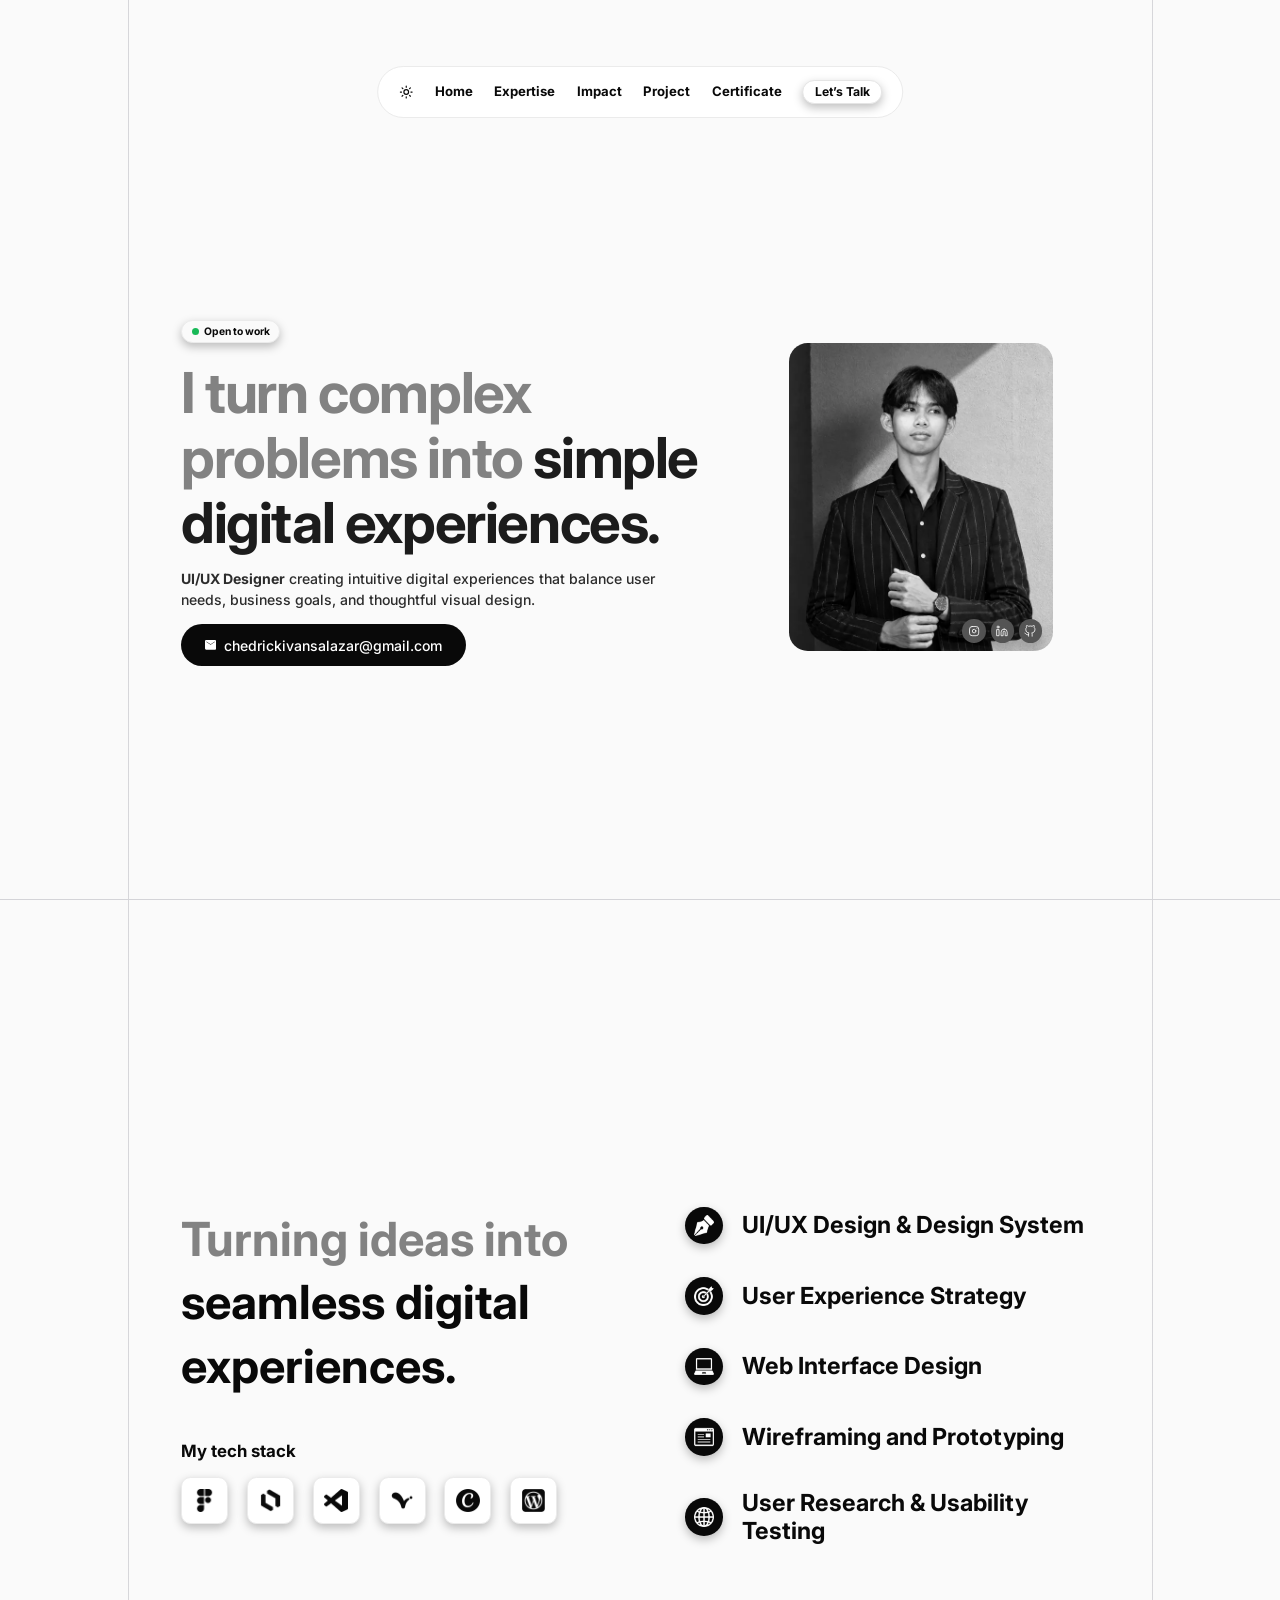
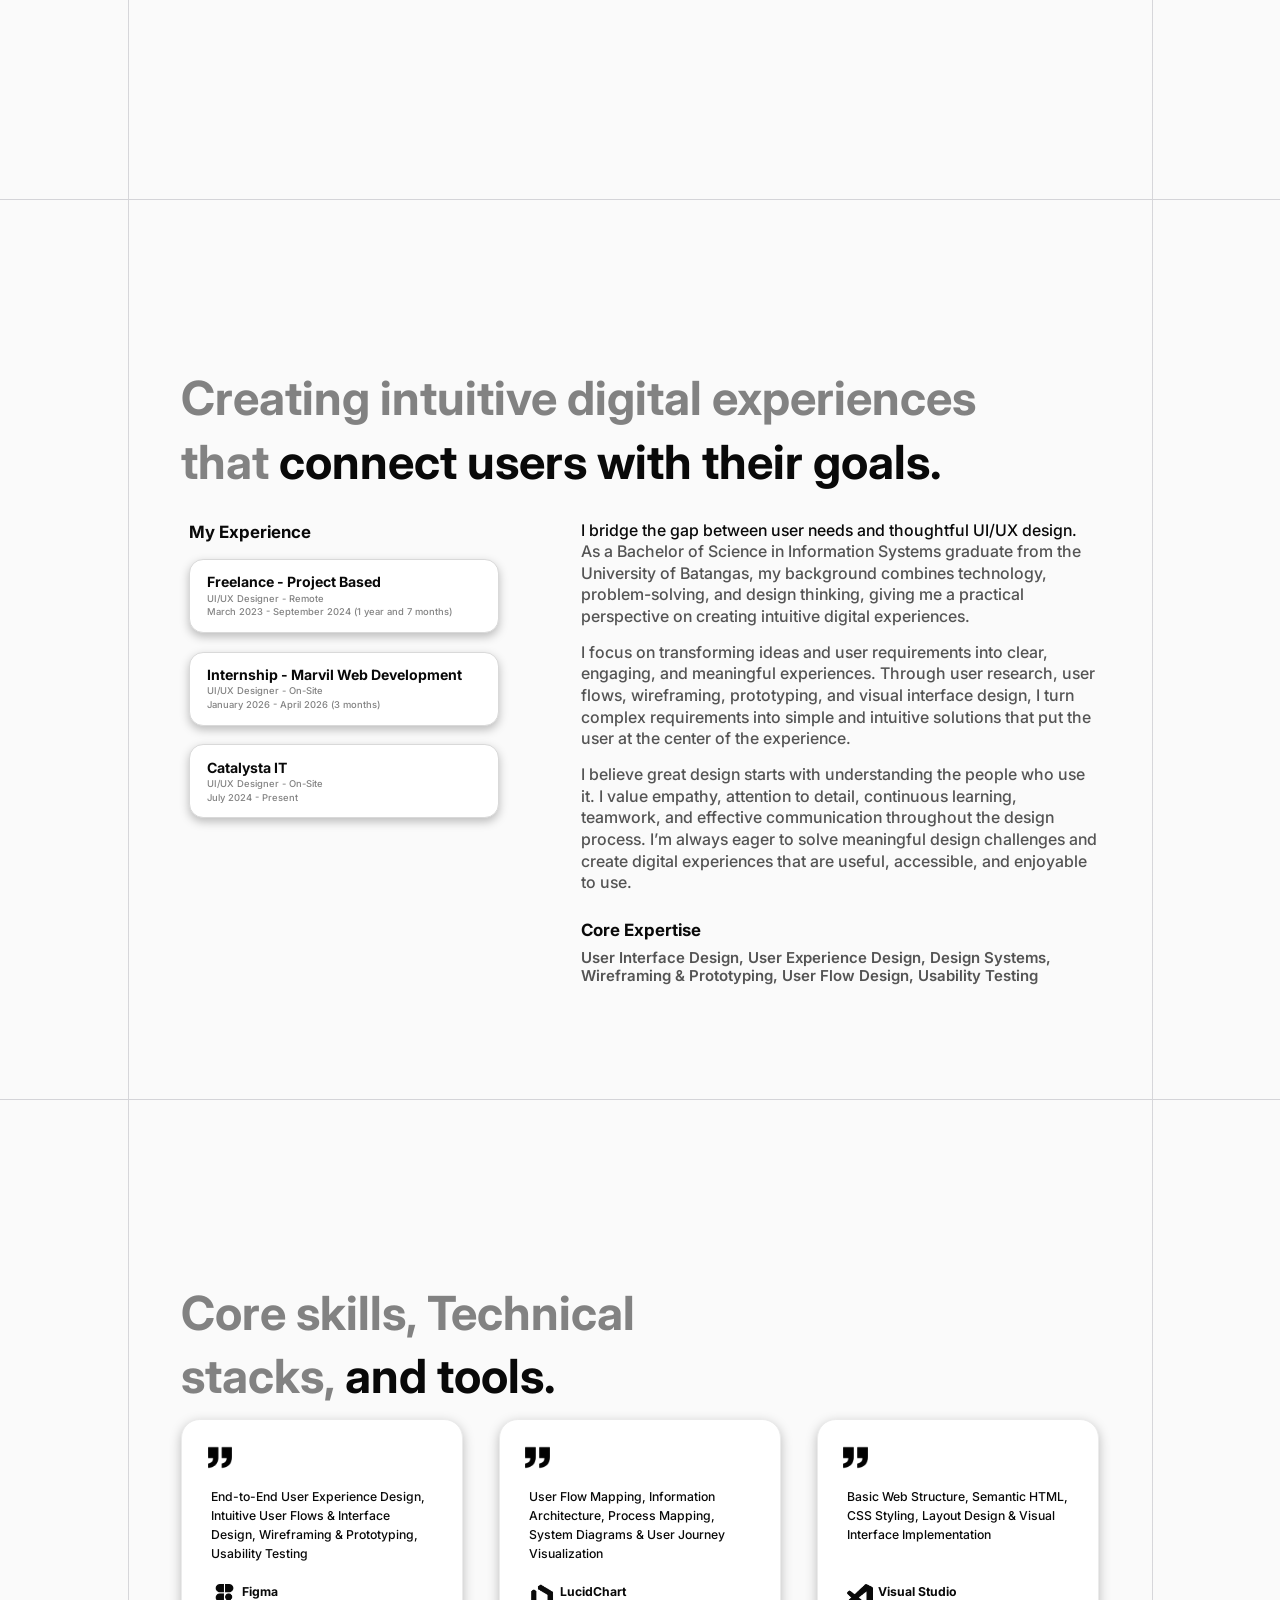
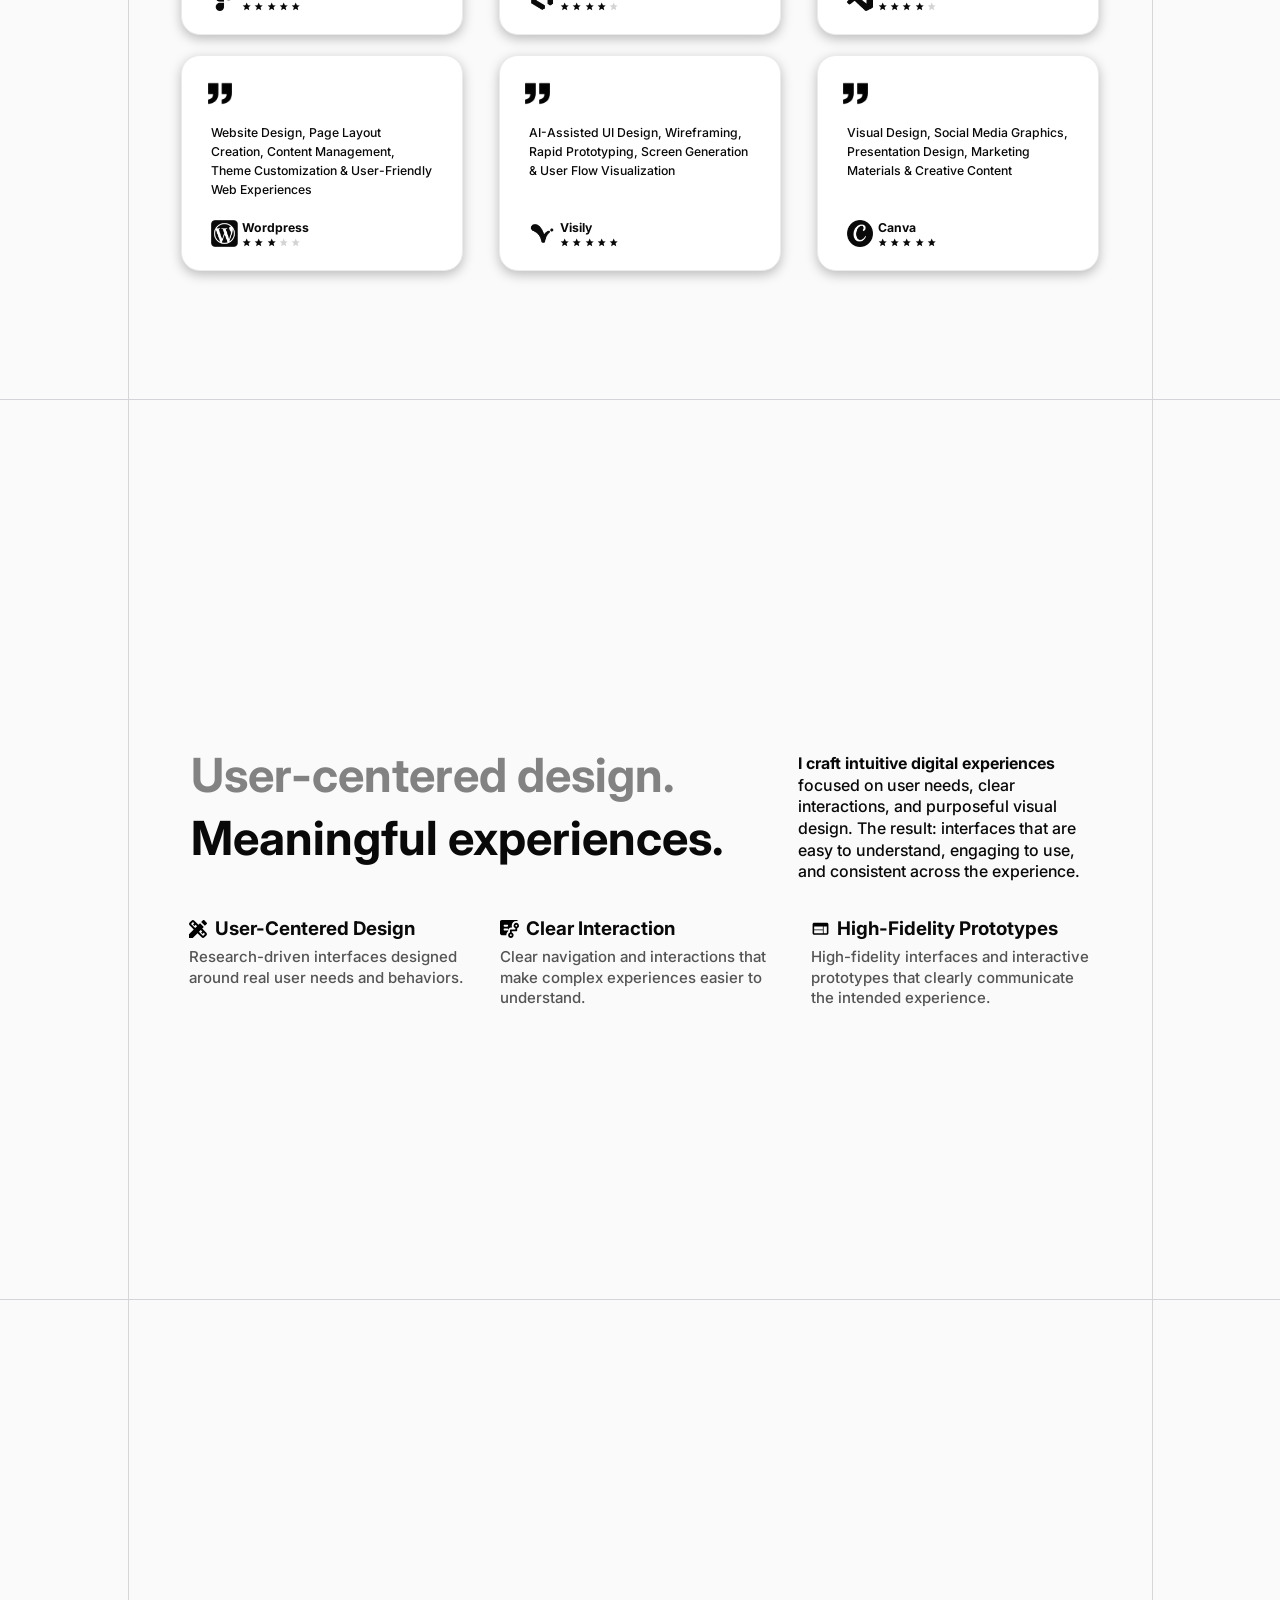
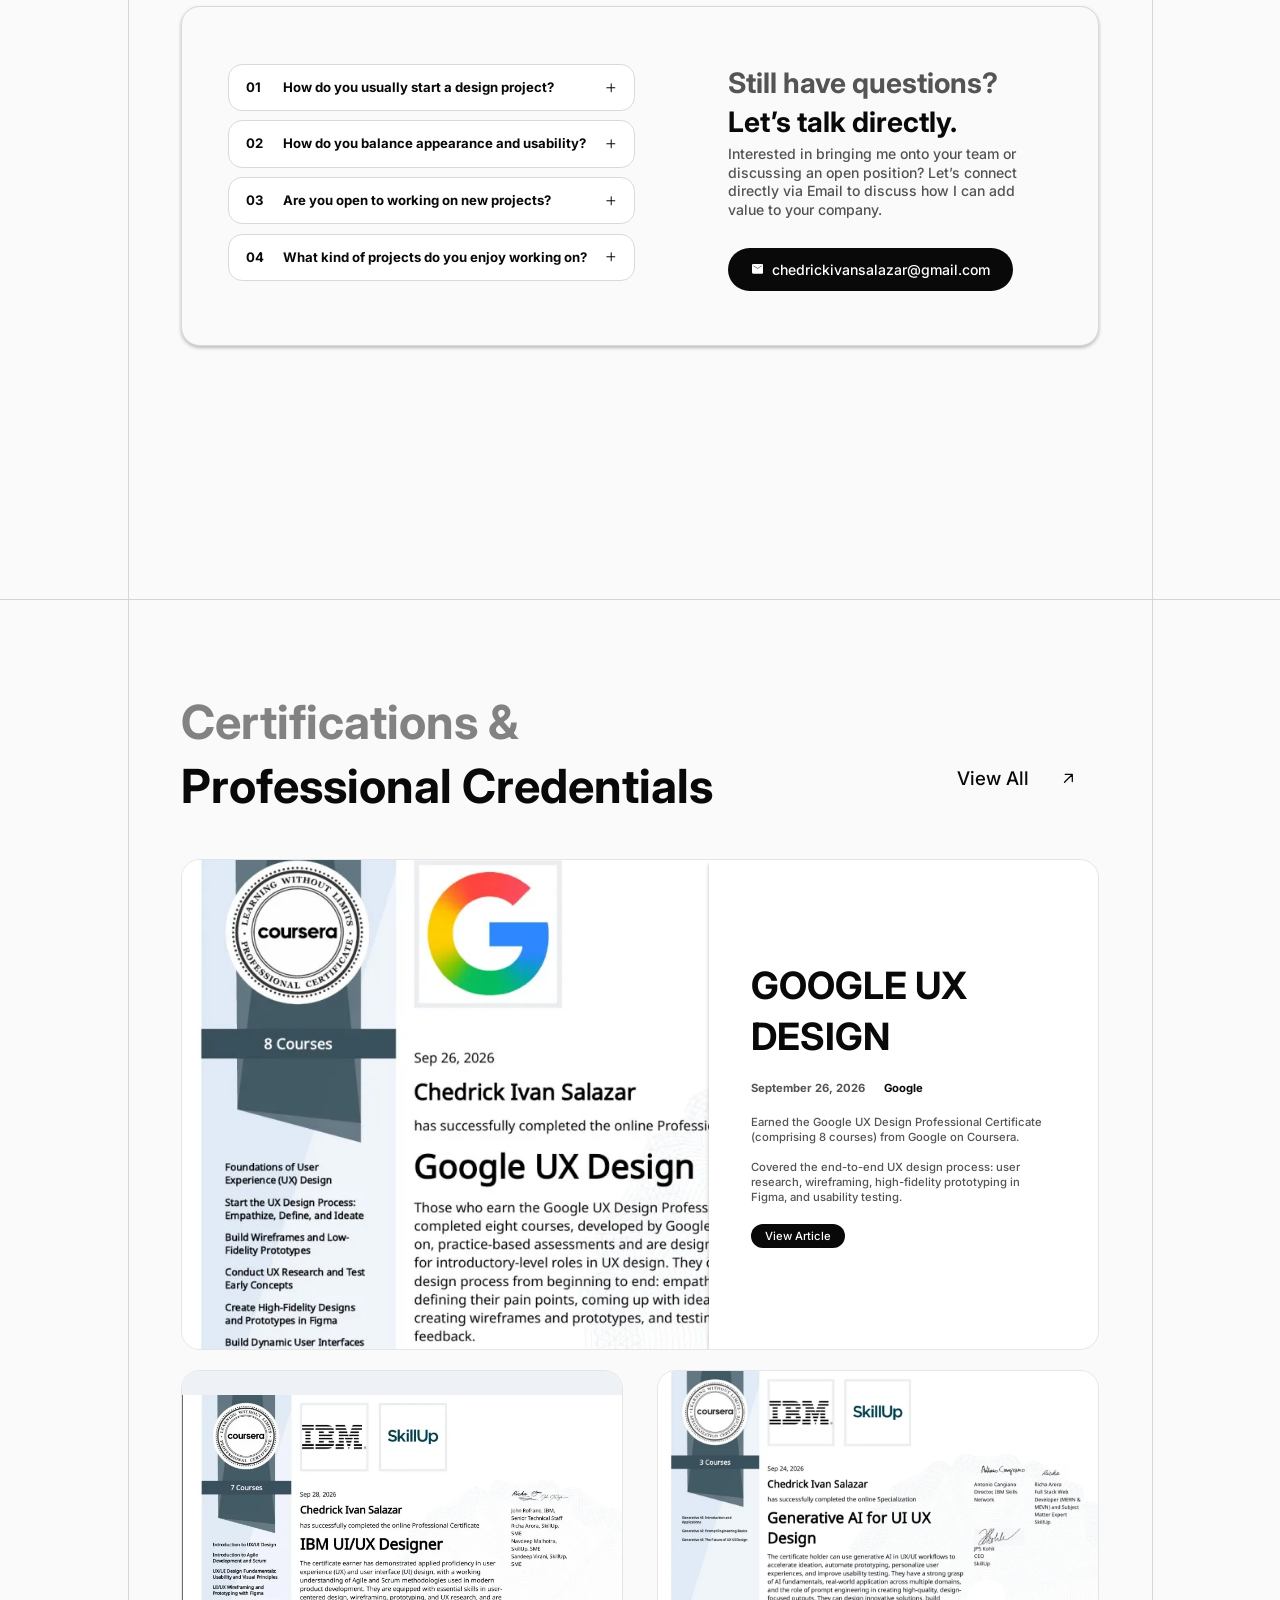
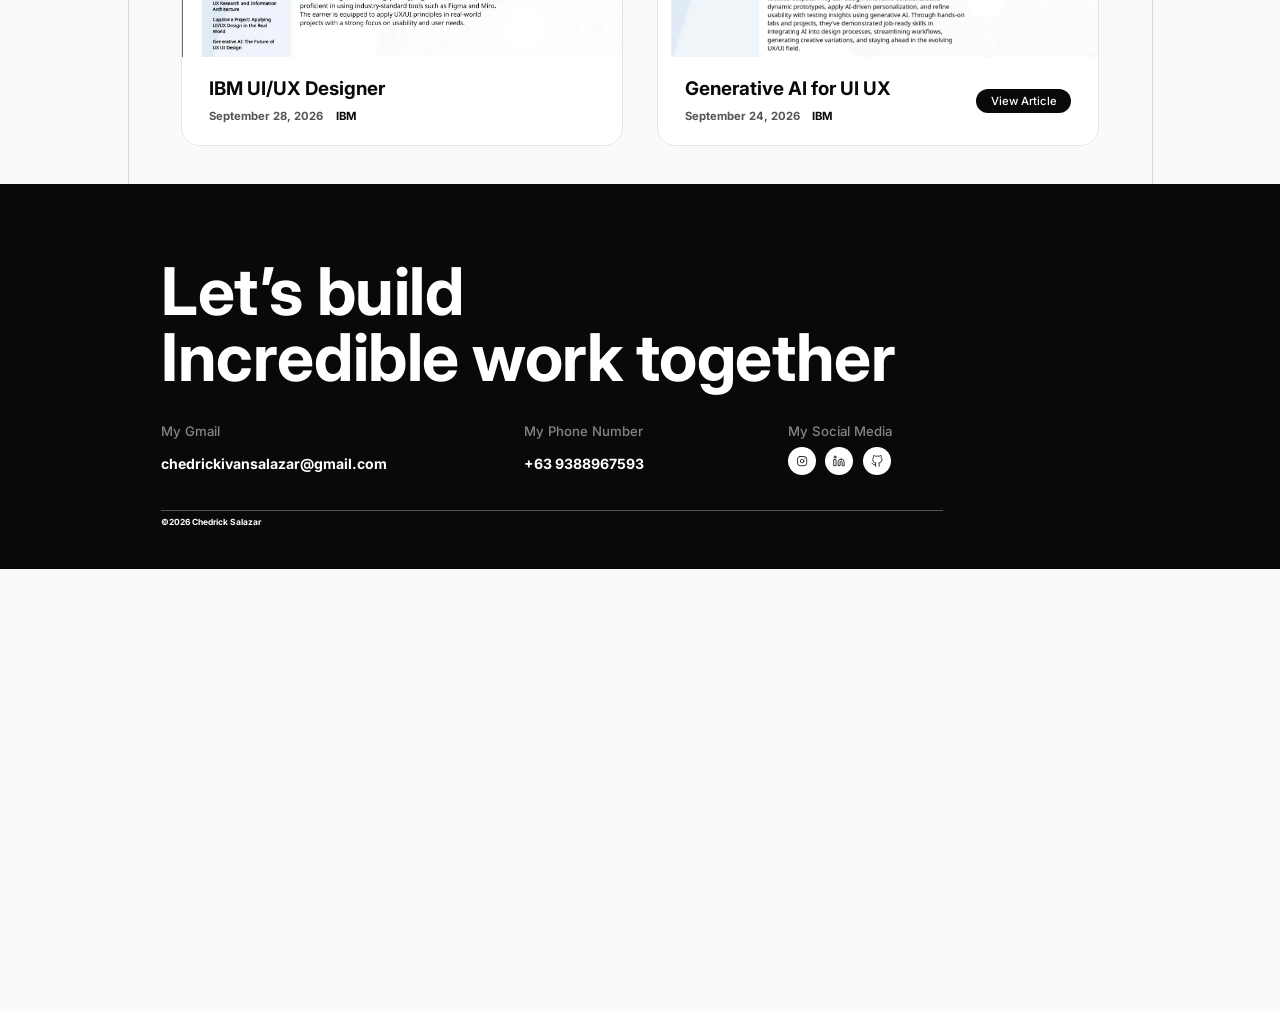
<file: index.html>
<!doctype html>
<html lang="en">
<head>
<meta charset="utf-8">
<meta name="viewport" content="width=device-width, initial-scale=1, viewport-fit=cover">
<title>Chedrick Salazar Portfolio</title>
<meta name="description" content="Portfolio of Chedrick Ivan Salazar, UI/UX Designer.">
<script>
  try { var t = localStorage.getItem("portfolio-theme"); if (t === "dark" || t === "light") document.documentElement.setAttribute("data-theme", t); } catch (e) {}
  (function () {
    var FRAME = 1089, FILL = 0.8, root = document.documentElement;
    function fit() {
      var w = window.innerWidth, z = w > FRAME ? w * FILL / FRAME : 1;
      root.style.zoom = z === 1 ? "" : String(z);
      root.style.setProperty("--zoom", String(z));
    }
    fit(); window.addEventListener("resize", fit);
  })();
</script>
<link rel="preconnect" href="https://api.fontshare.com" crossorigin>
<link rel="preconnect" href="https://fonts.googleapis.com">
<link rel="preconnect" href="https://fonts.gstatic.com" crossorigin>
<link rel="stylesheet" href="https://api.fontshare.com/v2/css?f[]=satoshi@500,700,900&display=swap">
<link rel="stylesheet" href="https://fonts.googleapis.com/css2?family=Inter:wght@600&display=swap">
<link rel="stylesheet" href="styles.css?v=12">
</head>
<body>
<nav class="nav" id="nav" aria-label="Main">
  <button class="theme-btn" id="theme-toggle" type="button" aria-label="Switch theme" aria-pressed="false">
    <svg class="ic-sun" viewBox="0 0 24 24" aria-hidden="true"><circle cx="12" cy="12" r="4"/><path d="M12 2v2M12 20v2M4.9 4.9l1.4 1.4M17.7 17.7l1.4 1.4M2 12h2M20 12h2M4.9 19.1l1.4-1.4M17.7 6.3l1.4-1.4"/></svg>
    <svg class="ic-moon" viewBox="0 0 24 24" aria-hidden="true"><path d="M21 12.8A9 9 0 1 1 11.2 3a7 7 0 0 0 9.8 9.8z"/></svg>
  </button>
  <div class="nav-links" id="nav-links">
    <a href="#home" data-scroll-ms="300">Home</a>
    <a href="#expertise" data-scroll-ms="200">Expertise</a>
    <a href="#impact" data-scroll-ms="300">Impact</a>
    <a href="projects.html">Project</a>
    <a href="certificates.html">Certificate</a>
  </div>
  <button class="talk-btn" type="button" data-open-connect>Let’s Talk</button>
  <button class="menu-btn" id="menu-toggle" type="button" aria-label="Open menu" aria-expanded="false" aria-controls="nav-links">
    <svg viewBox="0 0 24 24" aria-hidden="true"><path class="l1" d="M4 7h16"/><path class="l2" d="M4 17h16"/></svg>
  </button>
</nav>

<main class="guides screens">
<section id="home" class="section hero">
  <div class="inner hero-grid">
    <div>
      <div class="live"><i></i>Open to work</div>
      <h1><span class="dim">I turn complex problems into</span> simple digital experiences.</h1>
      <p class="lede"><b>UI/UX Designer</b> creating intuitive digital experiences that balance user needs, business goals, and thoughtful visual design.</p>
      <a class="btn-mail" href="mailto:chedrickivansalazar@gmail.com">
        <svg viewBox="0 0 12 11" aria-hidden="true"><path d="M1.2 0h9.5A1.2 1.2 0 0 1 11.9 1.2v7.9a1.2 1.2 0 0 1-1.2 1.2H1.2A1.2 1.2 0 0 1 0 9.1V1.2A1.2 1.2 0 0 1 1.2 0zm.3 1.6v.5L5.9 5a.1.1 0 0 0 .1 0l4.4-2.9v-.5L6 4.4z"/></svg>
        <span>chedrickivansalazar@gmail.com</span>
      </a>
    </div>
    <div class="hero-photo">
      <picture>
        <source srcset="img/hero-portrait.webp" type="image/webp">
        <img src="img/hero-portrait.jpg" alt="Portrait of Chedrick Ivan Salazar" width="280" height="328" fetchpriority="high">
      </picture>
      <div class="photo-social" aria-label="Social profiles">
        <a href="https://www.instagram.com/chevzzy" target="_blank" rel="noopener" aria-label="Instagram"><svg viewBox="0 0 24 24" aria-hidden="true"><rect x="3" y="3" width="18" height="18" rx="5"/><path d="M15.5 11.5a3.5 3.5 0 1 1-3-3 3.5 3.5 0 0 1 3 3z"/><path d="M17.5 6.5h.01"/></svg></a>
        <a href="https://www.linkedin.com/in/chedrick-ivan-salazar-059a89426/" target="_blank" rel="noopener" aria-label="LinkedIn"><svg viewBox="0 0 24 24" aria-hidden="true"><path d="M16 8a6 6 0 0 1 6 6v7h-4v-7a2 2 0 0 0-4 0v7h-4v-7a6 6 0 0 1 6-6z"/><rect x="2" y="9" width="4" height="12"/><circle cx="4" cy="4" r="2"/></svg></a>
        <a href="https://github.com/chedrickivansalazar-png" target="_blank" rel="noopener" aria-label="GitHub"><svg viewBox="0 0 24 24" aria-hidden="true"><path d="M9 19c-5 1.5-5-2.5-7-3m14 6v-3.9a3.4 3.4 0 0 0-.9-2.6c3.1-.3 6.4-1.5 6.4-7A5.4 5.4 0 0 0 20 4.8 5.1 5.1 0 0 0 19.9 1S18.7.7 16 2.5a13.4 13.4 0 0 0-7 0C6.3.7 5.1 1 5.1 1A5.1 5.1 0 0 0 5 4.8a5.4 5.4 0 0 0-1.5 3.8c0 5.4 3.3 6.6 6.4 7A3.4 3.4 0 0 0 9 18.1V22"/></svg></a>
      </div>
    </div>
  </div>
</section>

<section id="expertise" class="section expertise">
  <div class="inner exp-grid">
    <div>
      <h2 class="display"><span class="dim">Turning ideas into</span> seamless digital experiences.</h2>
      <p class="stack-title">My tech stack</p>
      <ul class="tiles" aria-label="Tools">
        <li class="tile" title="Figma"><img class="inv" src="img/tool-figma.png" alt="Figma" width="25" height="25"></li>
        <li class="tile" title="Lucidchart"><img class="inv" src="img/tool-lucidchart.png" alt="Lucidchart" width="25" height="25"></li>
        <li class="tile" title="Visual Studio Code"><img class="inv" src="img/tool-vscode.png" alt="Visual Studio Code" width="25" height="25"></li>
        <li class="tile" title="Visily"><img class="inv" src="img/tool-visily.png" alt="Visily" width="25" height="25"></li>
        <li class="tile" title="Canva"><img class="inv" src="img/tool-canva.png" alt="Canva" width="25" height="25"></li>
        <li class="tile" title="WordPress"><img class="inv" src="img/tool-wordpress.png" alt="WordPress" width="25" height="25"></li>
      </ul>
    </div>
    <ul class="services">
      <li><span class="svc-ico"><img src="img/svc-design.png" alt="" width="22" height="22"></span>UI/UX Design &amp; Design System</li>
      <li><span class="svc-ico"><img src="img/svc-strategy.png" alt="" width="22" height="22"></span>User Experience Strategy</li>
      <li><span class="svc-ico"><img src="img/svc-web.png" alt="" width="22" height="22"></span>Web Interface Design</li>
      <li><span class="svc-ico"><img src="img/svc-wireframe.png" alt="" width="22" height="22"></span>Wireframing and Prototyping</li>
      <li><span class="svc-ico"><img src="img/svc-research.png" alt="" width="22" height="22"></span>User Research &amp; Usability Testing</li>
    </ul>
  </div>
</section>

<section id="about" class="section about">
  <div class="inner">
    <h2 class="display"><span class="dim">Creating intuitive digital experiences that</span> connect users with their goals.</h2>
    <div class="about-grid">
      <div>
        <h3 class="col-title">My Experience</h3>
        <ul class="xp-list collapsed" id="xp-list">
          <li class="xp"><b>Freelance - Project Based</b><span>UI/UX Designer - Remote</span><span>March 2023 - September 2024 (1 year and 7 months)</span></li>
          <li class="xp"><b>Internship - Marvil Web Development</b><span>UI/UX Designer - On-Site</span><span>January 2026 - April 2026 (3 months)</span></li>
          <li class="xp"><b>Catalysta IT</b><span>UI/UX Designer - On-Site</span><span>July 2024 - Present</span></li>
        </ul>
        <button class="show-all" id="show-all" type="button" aria-expanded="false" aria-controls="xp-list">Show All <i aria-hidden="true"></i></button>
      </div>
      <div class="bio-col">
        <div class="bio">
          <p><span class="lead">I bridge the gap between user needs and thoughtful UI/UX design.</span> As a Bachelor of Science in Information Systems graduate from the University of Batangas, my background combines technology, problem-solving, and design thinking, giving me a practical perspective on creating intuitive digital experiences.</p>
          <p>I focus on transforming ideas and user requirements into clear, engaging, and meaningful experiences. Through user research, user flows, wireframing, prototyping, and visual interface design, I turn complex requirements into simple and intuitive solutions that put the user at the center of the experience.</p>
          <p>I believe great design starts with understanding the people who use it. I value empathy, attention to detail, continuous learning, teamwork, and effective communication throughout the design process. I’m always eager to solve meaningful design challenges and create digital experiences that are useful, accessible, and enjoyable to use.</p>
        </div>
        <div class="core">
          <h3>Core Expertise</h3>
          <p>User Interface Design, User Experience Design, Design Systems, Wireframing &amp; Prototyping, User Flow Design, Usability Testing</p>
        </div>
      </div>
    </div>
  </div>
</section>

<section id="skills" class="section skills-sec">
  <div class="inner">
    <h2 class="display"><span class="dim">Core skills, Technical stacks,</span> and tools.</h2>
    <div class="skills carousel-track" id="skills-list" aria-label="Core skills">
      <article class="skill">
        <img class="quote inv" src="img/quote.png" alt="" width="26" height="26">
        <p>End-to-End User Experience Design, Intuitive User Flows &amp; Interface Design, Wireframing &amp; Prototyping, Usability Testing</p>
        <div class="tool"><img class="inv" src="img/tool-figma.png" alt="" width="28" height="28"><div><b>Figma</b><span class="stars" data-rating="5"></span></div></div>
      </article>
      <article class="skill">
        <img class="quote inv" src="img/quote.png" alt="" width="26" height="26">
        <p>User Flow Mapping, Information Architecture, Process Mapping, System Diagrams &amp; User Journey Visualization</p>
        <div class="tool"><img class="inv" src="img/tool-lucidchart.png" alt="" width="28" height="28"><div><b>LucidChart</b><span class="stars" data-rating="4"></span></div></div>
      </article>
      <article class="skill">
        <img class="quote inv" src="img/quote.png" alt="" width="26" height="26">
        <p>Basic Web Structure, Semantic HTML, CSS Styling, Layout Design &amp; Visual Interface Implementation</p>
        <div class="tool"><img class="inv" src="img/tool-vscode.png" alt="" width="28" height="28"><div><b>Visual Studio</b><span class="stars" data-rating="4"></span></div></div>
      </article>
      <article class="skill">
        <img class="quote inv" src="img/quote.png" alt="" width="26" height="26">
        <p>Website Design, Page Layout Creation, Content Management, Theme Customization &amp; User-Friendly Web Experiences</p>
        <div class="tool"><img class="inv" src="img/tool-wordpress.png" alt="" width="28" height="28"><div><b>Wordpress</b><span class="stars" data-rating="3"></span></div></div>
      </article>
      <article class="skill">
        <img class="quote inv" src="img/quote.png" alt="" width="26" height="26">
        <p>AI-Assisted UI Design, Wireframing, Rapid Prototyping, Screen Generation &amp; User Flow Visualization</p>
        <div class="tool"><img class="inv" src="img/tool-visily.png" alt="" width="28" height="28"><div><b>Visily</b><span class="stars" data-rating="5"></span></div></div>
      </article>
      <article class="skill">
        <img class="quote inv" src="img/quote.png" alt="" width="26" height="26">
        <p>Visual Design, Social Media Graphics, Presentation Design, Marketing Materials &amp; Creative Content</p>
        <div class="tool"><img class="inv" src="img/tool-canva.png" alt="" width="28" height="28"><div><b>Canva</b><span class="stars" data-rating="5"></span></div></div>
      </article>
    </div>
    <div class="carousel-nav" data-carousel-for="skills-list" data-item="skill">
      <button class="arrow prev" type="button" aria-label="Previous skill"><svg viewBox="0 0 24 24" aria-hidden="true"><path d="M15 6l-6 6 6 6"/></svg></button>
      <div class="carousel-dots"></div>
      <button class="arrow next" type="button" aria-label="Next skill"><svg viewBox="0 0 24 24" aria-hidden="true"><path d="M9 6l6 6-6 6"/></svg></button>
    </div>
  </div>
</section>

<section id="impact" class="section impact">
  <div class="inner">
    <div class="impact-head">
      <h2 class="display"><span class="dim">User-centered design.</span><br>Meaningful experiences.</h2>
      <p><b>I craft intuitive digital experiences</b> focused on user needs, clear interactions, and purposeful visual design. The result: interfaces that are easy to understand, engaging to use, and consistent across the experience.</p>
    </div>
    <div class="pillars">
      <div class="pillar">
        <h3><img class="inv" src="img/pillar-design.svg" alt="" width="20" height="20">User-Centered Design</h3>
        <p>Research-driven interfaces designed around real user needs and behaviors.</p>
      </div>
      <div class="pillar">
        <h3><img class="inv" src="img/pillar-interaction.svg" alt="" width="20" height="20">Clear Interaction</h3>
        <p>Clear navigation and interactions that make complex experiences easier to understand.</p>
      </div>
      <div class="pillar">
        <h3><img class="inv" src="img/pillar-prototype.svg" alt="" width="20" height="20">High-Fidelity Prototypes</h3>
        <p>High-fidelity interfaces and interactive prototypes that clearly communicate the intended experience.</p>
      </div>
    </div>
  </div>
</section>

<section id="faq" class="section faq-sec">
  <div class="inner">
    <div class="faq-card">
      <div class="faq">
        <details>
          <summary><span>01</span><span>How do you usually start a design project?</span><span class="plus" aria-hidden="true"></span></summary>
          <p class="ans">I begin by understanding the project, its goals, and the people it's meant for. This helps me create designs that are thoughtful, relevant, and easy to use.</p>
        </details>
        <details>
          <summary><span>02</span><span>How do you balance appearance and usability?</span><span class="plus" aria-hidden="true"></span></summary>
          <p class="ans">I believe a good design should be both visually appealing and easy to navigate. I focus on creating simple layouts that make every interaction feel natural.</p>
        </details>
        <details>
          <summary><span>03</span><span>Are you open to working on new projects?</span><span class="plus" aria-hidden="true"></span></summary>
          <p class="ans">Yes! I'm always excited to explore new ideas and meet people with creative visions. I'd love to collaborate and create something meaningful together.</p>
        </details>
        <details>
          <summary><span>04</span><span>What kind of projects do you enjoy working on?</span><span class="plus" aria-hidden="true"></span></summary>
          <p class="ans">I enjoy designing websites, dashboards, and digital platforms that solve everyday problems. I love turning ideas into experiences that people can easily understand and use.</p>
        </details>
      </div>
      <div class="ask">
        <h2><span class="dim">Still have questions?</span><br>Let’s talk directly.</h2>
        <p>Interested in bringing me onto your team or discussing an open position? Let’s connect directly via Email to discuss how I can add value to your company.</p>
        <a class="btn-mail" href="mailto:chedrickivansalazar@gmail.com">
          <svg viewBox="0 0 12 11" aria-hidden="true"><path d="M1.2 0h9.5A1.2 1.2 0 0 1 11.9 1.2v7.9a1.2 1.2 0 0 1-1.2 1.2H1.2A1.2 1.2 0 0 1 0 9.1V1.2A1.2 1.2 0 0 1 1.2 0zm.3 1.6v.5L5.9 5a.1.1 0 0 0 .1 0l4.4-2.9v-.5L6 4.4z"/></svg>
          <span>chedrickivansalazar@gmail.com</span>
        </a>
      </div>
    </div>
  </div>
</section>

<section id="certificates" class="section certs-sec">
  <div class="inner">
    <div class="cert-head">
      <h2 class="display"><span class="dim">Certifications &amp;</span><br>Professional Credentials</h2>
      <a class="view-all" href="certificates.html">View All <svg viewBox="0 0 24 24" aria-hidden="true"><path d="M7 17L17 7M8 7h9v9"/></svg></a>
    </div>

    <div class="cert-list carousel-track" id="certs-list" aria-label="Certificates">
      <article class="cert-feature">
        <div class="pic">
          <picture>
            <source srcset="img/cert-google.webp" type="image/webp">
            <img src="img/cert-google.jpg" alt="Google UX Design Professional Certificate awarded to Chedrick Ivan Salazar" width="1650" height="1275" loading="lazy">
          </picture>
        </div>
        <div class="txt">
          <h3>Google UX Design</h3>
          <div class="cmeta"><span>September 26, 2026</span><span>Google</span></div>
          <div class="desc">
            <p>Earned the Google UX Design Professional Certificate (comprising 8 courses) from Google on Coursera.</p>
            <p>Covered the end-to-end UX design process: user research, wireframing, high-fidelity prototyping in Figma, and usability testing.</p>
          </div>
          <a class="btn-pill" href="https://coursera.org/verify/professional-cert/ZYHSICMYV543" target="_blank" rel="noopener">View Article</a>
        </div>
      </article>
      <article class="cert-card">
        <div class="pic offset">
          <picture>
            <source srcset="img/cert-ibm.webp" type="image/webp">
            <img src="img/cert-ibm.jpg" alt="IBM UI/UX Designer Professional Certificate" width="870" height="652" loading="lazy">
          </picture>
        </div>
        <div class="foot">
          <div><h3>IBM UI/UX Designer</h3><div class="cmeta"><span>September 28, 2026</span><span>IBM</span></div></div>
        </div>
      </article>
      <article class="cert-card">
        <div class="pic">
          <picture>
            <source srcset="img/cert-genai.webp" type="image/webp">
            <img src="img/cert-genai.jpg" alt="Generative AI for UI UX Design certificate" width="1650" height="1275" loading="lazy">
          </picture>
        </div>
        <div class="foot">
          <div><h3>Generative AI for UI UX</h3><div class="cmeta"><span>September 24, 2026</span><span>IBM</span></div></div>
          <a class="btn-pill" href="https://coursera.org/verify/specialization/KNT0CP72PAKU" target="_blank" rel="noopener">View Article</a>
        </div>
      </article>
    </div>
    <div class="carousel-nav" data-carousel-for="certs-list" data-item="certificate">
      <button class="arrow prev" type="button" aria-label="Previous certificate"><svg viewBox="0 0 24 24" aria-hidden="true"><path d="M15 6l-6 6 6 6"/></svg></button>
      <div class="carousel-dots"></div>
      <button class="arrow next" type="button" aria-label="Next certificate"><svg viewBox="0 0 24 24" aria-hidden="true"><path d="M9 6l6 6-6 6"/></svg></button>
    </div>
  </div>
</section>
</main>

<footer id="contact" class="contact">
  <div class="inner">
    <h2>Let’s build<br>Incredible work together</h2>
    <div class="crow">
      <div><div class="k">My Gmail</div><a class="v" href="mailto:chedrickivansalazar@gmail.com">chedrickivansalazar@gmail.com</a></div>
      <div><div class="k">My Phone Number</div><a class="v" href="tel:+639388967593">+63 9388967593</a></div>
      <div>
        <div class="k">My Social Media</div>
        <div class="foot-social">
          <a href="https://www.instagram.com/chevzzy" target="_blank" rel="noopener" aria-label="Instagram"><svg viewBox="0 0 24 24" aria-hidden="true"><rect x="3" y="3" width="18" height="18" rx="5"/><path d="M15.5 11.5a3.5 3.5 0 1 1-3-3 3.5 3.5 0 0 1 3 3z"/><path d="M17.5 6.5h.01"/></svg></a>
          <a href="https://www.linkedin.com/in/chedrick-ivan-salazar-059a89426/" target="_blank" rel="noopener" aria-label="LinkedIn"><svg viewBox="0 0 24 24" aria-hidden="true"><path d="M16 8a6 6 0 0 1 6 6v7h-4v-7a2 2 0 0 0-4 0v7h-4v-7a6 6 0 0 1 6-6z"/><rect x="2" y="9" width="4" height="12"/><circle cx="4" cy="4" r="2"/></svg></a>
          <a href="https://github.com/chedrickivansalazar-png" target="_blank" rel="noopener" aria-label="GitHub"><svg viewBox="0 0 24 24" aria-hidden="true"><path d="M9 19c-5 1.5-5-2.5-7-3m14 6v-3.9a3.4 3.4 0 0 0-.9-2.6c3.1-.3 6.4-1.5 6.4-7A5.4 5.4 0 0 0 20 4.8 5.1 5.1 0 0 0 19.9 1S18.7.7 16 2.5a13.4 13.4 0 0 0-7 0C6.3.7 5.1 1 5.1 1A5.1 5.1 0 0 0 5 4.8a5.4 5.4 0 0 0-1.5 3.8c0 5.4 3.3 6.6 6.4 7A3.4 3.4 0 0 0 9 18.1V22"/></svg></a>
        </div>
      </div>
    </div>
    <p class="legal">©2026 Chedrick Salazar</p>
  </div>
</footer>

<script src="script.js?v=10"></script>
</body>
</html>
</file>
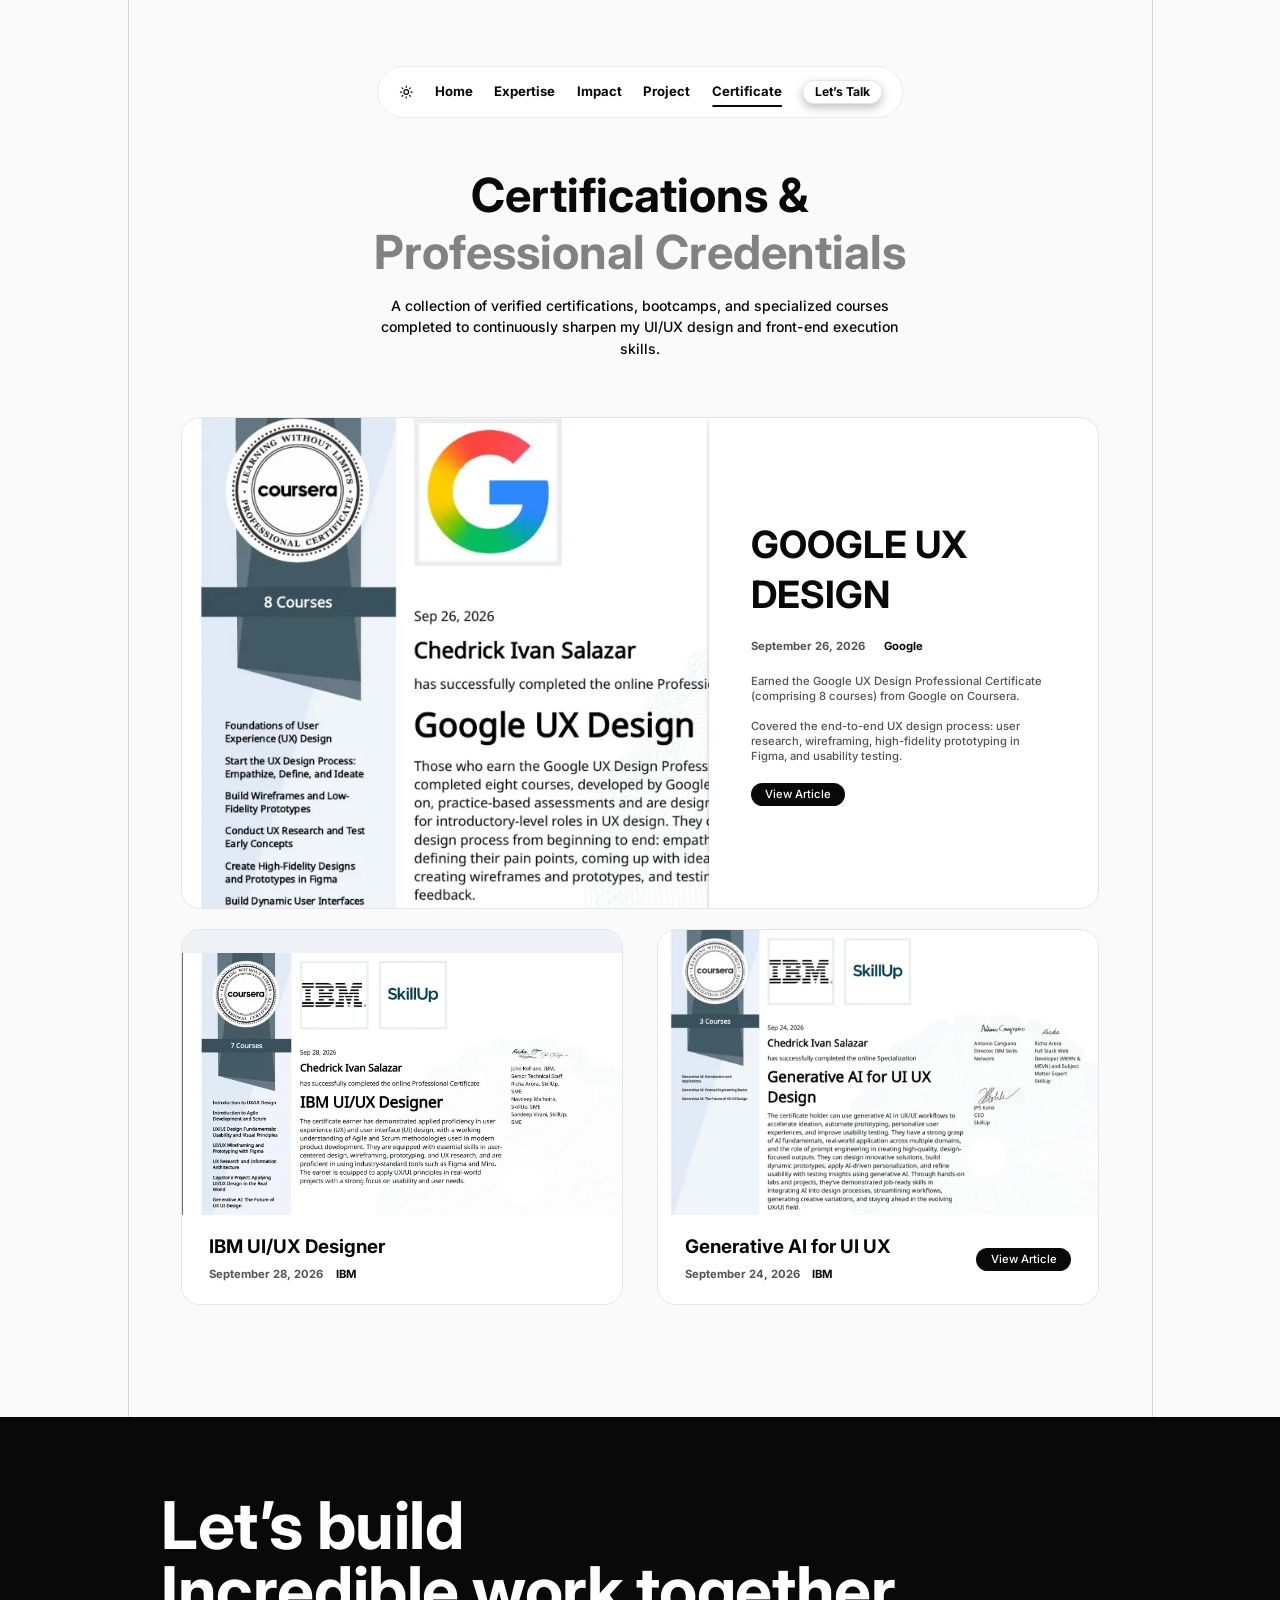
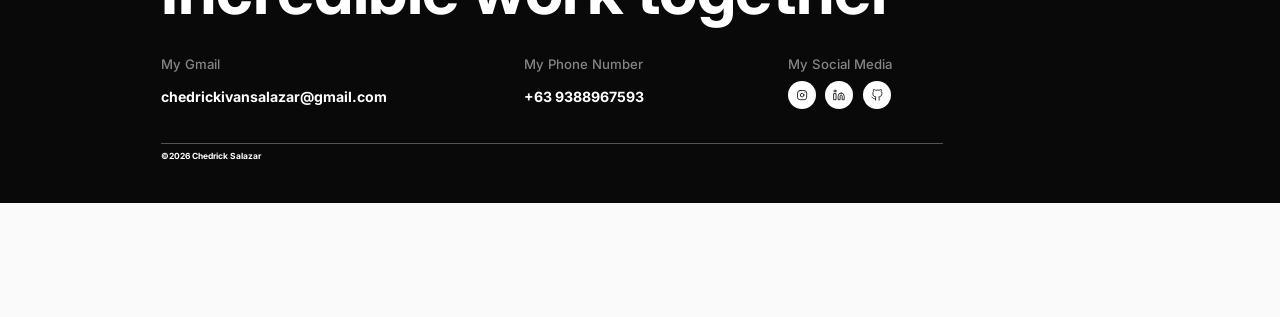
<file: certificates.html>
<!doctype html>
<html lang="en">
<head>
<meta charset="utf-8">
<meta name="viewport" content="width=device-width, initial-scale=1, viewport-fit=cover">
<title>Certificates · Chedrick Salazar</title>
<meta name="description" content="Certifications and professional credentials of Chedrick Ivan Salazar, UI/UX Designer.">
<script>
  try { var t = localStorage.getItem("portfolio-theme"); if (t === "dark" || t === "light") document.documentElement.setAttribute("data-theme", t); } catch (e) {}
  (function () {
    var FRAME = 1089, FILL = 0.8, root = document.documentElement;
    function fit() {
      var w = window.innerWidth, z = w > FRAME ? w * FILL / FRAME : 1;
      root.style.zoom = z === 1 ? "" : String(z);
      root.style.setProperty("--zoom", String(z));
    }
    fit(); window.addEventListener("resize", fit);
  })();
</script>
<link rel="preconnect" href="https://api.fontshare.com" crossorigin>
<link rel="preconnect" href="https://fonts.googleapis.com">
<link rel="preconnect" href="https://fonts.gstatic.com" crossorigin>
<link rel="stylesheet" href="https://api.fontshare.com/v2/css?f[]=satoshi@500,700,900&display=swap">
<link rel="stylesheet" href="https://fonts.googleapis.com/css2?family=Inter:wght@600&display=swap">
<link rel="stylesheet" href="styles.css?v=12">
</head>
<body class="certs-page">
<nav class="nav" id="nav" aria-label="Main">
  <button class="theme-btn" id="theme-toggle" type="button" aria-label="Switch theme" aria-pressed="false">
    <svg class="ic-sun" viewBox="0 0 24 24" aria-hidden="true"><circle cx="12" cy="12" r="4"/><path d="M12 2v2M12 20v2M4.9 4.9l1.4 1.4M17.7 17.7l1.4 1.4M2 12h2M20 12h2M4.9 19.1l1.4-1.4M17.7 6.3l1.4-1.4"/></svg>
    <svg class="ic-moon" viewBox="0 0 24 24" aria-hidden="true"><path d="M21 12.8A9 9 0 1 1 11.2 3a7 7 0 0 0 9.8 9.8z"/></svg>
  </button>
  <div class="nav-links" id="nav-links">
    <a href="index.html">Home</a>
    <a href="index.html#expertise">Expertise</a>
    <a href="index.html#impact">Impact</a>
    <a href="projects.html">Project</a>
    <a href="certificates.html" aria-current="page">Certificate</a>
  </div>
  <button class="talk-btn" type="button" data-open-connect>Let’s Talk</button>
  <button class="menu-btn" id="menu-toggle" type="button" aria-label="Open menu" aria-expanded="false" aria-controls="nav-links">
    <svg viewBox="0 0 24 24" aria-hidden="true"><path class="l1" d="M4 7h16"/><path class="l2" d="M4 17h16"/></svg>
  </button>
</nav>

<main class="guides">
<section class="section page-head">
  <div class="inner">
    <h1>Certifications &amp;<br><span class="dim">Professional Credentials</span></h1>
    <p>A collection of verified certifications, bootcamps, and specialized courses completed to continuously sharpen my UI/UX design and front-end execution skills.</p>
  </div>
</section>

<section class="section certs-page" style="padding-bottom:120px">
  <div class="inner">
    <div class="cert-list carousel-track" id="certs-list" aria-label="Certificates">
      <article class="cert-feature">
        <div class="pic">
          <picture>
            <source srcset="img/cert-google.webp" type="image/webp">
            <img src="img/cert-google.jpg" alt="Google UX Design Professional Certificate awarded to Chedrick Ivan Salazar" width="1650" height="1275" loading="lazy">
          </picture>
        </div>
        <div class="txt">
          <h3>Google UX Design</h3>
          <div class="cmeta"><span>September 26, 2026</span><span>Google</span></div>
          <div class="desc">
            <p>Earned the Google UX Design Professional Certificate (comprising 8 courses) from Google on Coursera.</p>
            <p>Covered the end-to-end UX design process: user research, wireframing, high-fidelity prototyping in Figma, and usability testing.</p>
          </div>
          <a class="btn-pill" href="https://coursera.org/verify/professional-cert/ZYHSICMYV543" target="_blank" rel="noopener">View Article</a>
        </div>
      </article>
      <article class="cert-card">
        <div class="pic offset">
          <picture>
            <source srcset="img/cert-ibm.webp" type="image/webp">
            <img src="img/cert-ibm.jpg" alt="IBM UI/UX Designer Professional Certificate" width="870" height="652" loading="lazy">
          </picture>
        </div>
        <div class="foot">
          <div><h3>IBM UI/UX Designer</h3><div class="cmeta"><span>September 28, 2026</span><span>IBM</span></div></div>
        </div>
      </article>
      <article class="cert-card">
        <div class="pic">
          <picture>
            <source srcset="img/cert-genai.webp" type="image/webp">
            <img src="img/cert-genai.jpg" alt="Generative AI for UI UX Design certificate" width="1650" height="1275" loading="lazy">
          </picture>
        </div>
        <div class="foot">
          <div><h3>Generative AI for UI UX</h3><div class="cmeta"><span>September 24, 2026</span><span>IBM</span></div></div>
          <a class="btn-pill" href="https://coursera.org/verify/specialization/KNT0CP72PAKU" target="_blank" rel="noopener">View Article</a>
        </div>
      </article>
    </div>
    <div class="carousel-nav" data-carousel-for="certs-list" data-item="certificate">
      <button class="arrow prev" type="button" aria-label="Previous certificate"><svg viewBox="0 0 24 24" aria-hidden="true"><path d="M15 6l-6 6 6 6"/></svg></button>
      <div class="carousel-dots"></div>
      <button class="arrow next" type="button" aria-label="Next certificate"><svg viewBox="0 0 24 24" aria-hidden="true"><path d="M9 6l6 6-6 6"/></svg></button>
    </div>
  </div>
</section>
</main>

<footer id="contact" class="contact">
  <div class="inner">
    <h2>Let’s build<br>Incredible work together</h2>
    <div class="crow">
      <div><div class="k">My Gmail</div><a class="v" href="mailto:chedrickivansalazar@gmail.com">chedrickivansalazar@gmail.com</a></div>
      <div><div class="k">My Phone Number</div><a class="v" href="tel:+639388967593">+63 9388967593</a></div>
      <div>
        <div class="k">My Social Media</div>
        <div class="foot-social">
          <a href="https://www.instagram.com/chevzzy" target="_blank" rel="noopener" aria-label="Instagram"><svg viewBox="0 0 24 24" aria-hidden="true"><rect x="3" y="3" width="18" height="18" rx="5"/><path d="M15.5 11.5a3.5 3.5 0 1 1-3-3 3.5 3.5 0 0 1 3 3z"/><path d="M17.5 6.5h.01"/></svg></a>
          <a href="https://www.linkedin.com/in/chedrick-ivan-salazar-059a89426/" target="_blank" rel="noopener" aria-label="LinkedIn"><svg viewBox="0 0 24 24" aria-hidden="true"><path d="M16 8a6 6 0 0 1 6 6v7h-4v-7a2 2 0 0 0-4 0v7h-4v-7a6 6 0 0 1 6-6z"/><rect x="2" y="9" width="4" height="12"/><circle cx="4" cy="4" r="2"/></svg></a>
          <a href="https://github.com/chedrickivansalazar-png" target="_blank" rel="noopener" aria-label="GitHub"><svg viewBox="0 0 24 24" aria-hidden="true"><path d="M9 19c-5 1.5-5-2.5-7-3m14 6v-3.9a3.4 3.4 0 0 0-.9-2.6c3.1-.3 6.4-1.5 6.4-7A5.4 5.4 0 0 0 20 4.8 5.1 5.1 0 0 0 19.9 1S18.7.7 16 2.5a13.4 13.4 0 0 0-7 0C6.3.7 5.1 1 5.1 1A5.1 5.1 0 0 0 5 4.8a5.4 5.4 0 0 0-1.5 3.8c0 5.4 3.3 6.6 6.4 7A3.4 3.4 0 0 0 9 18.1V22"/></svg></a>
        </div>
      </div>
    </div>
    <p class="legal">©2026 Chedrick Salazar</p>
  </div>
</footer>

<script src="script.js?v=10"></script>
</body>
</html>
</file>
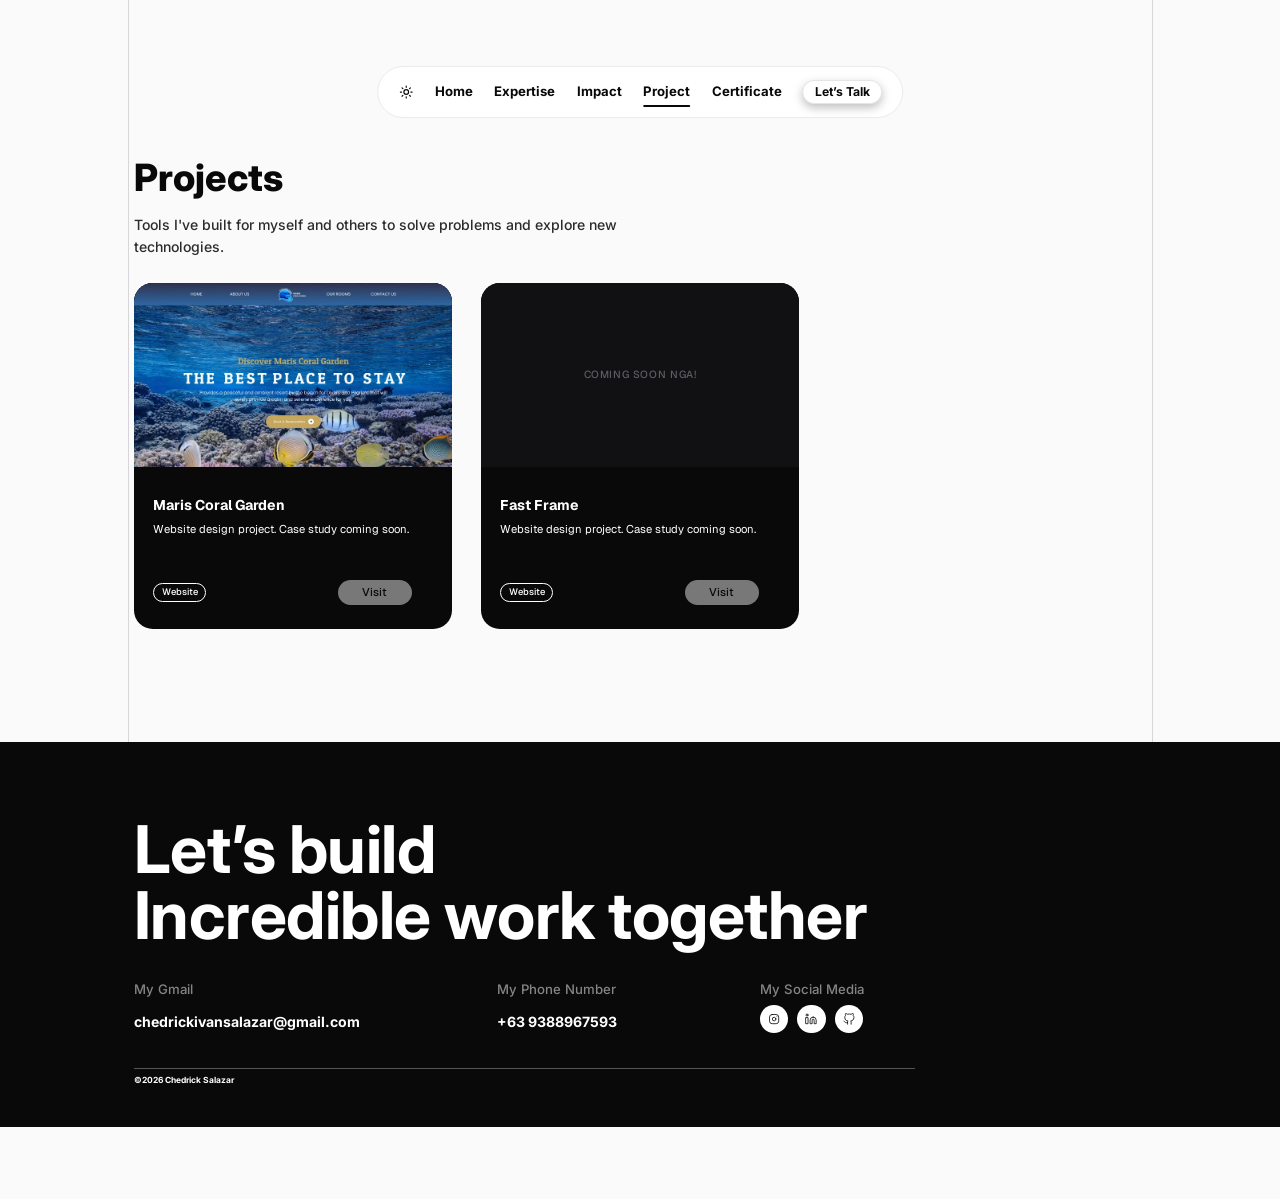
<file: projects.html>
<!doctype html>
<html lang="en">
<head>
<meta charset="utf-8">
<meta name="viewport" content="width=device-width, initial-scale=1, viewport-fit=cover">
<title>Projects · Chedrick Salazar</title>
<meta name="description" content="Selected UI/UX design projects by Chedrick Ivan Salazar.">
<script>
  try { var t = localStorage.getItem("portfolio-theme"); if (t === "dark" || t === "light") document.documentElement.setAttribute("data-theme", t); } catch (e) {}
  (function () {
    var FRAME = 1089, FILL = 0.8, root = document.documentElement;
    function fit() {
      var w = window.innerWidth, z = w > FRAME ? w * FILL / FRAME : 1;
      root.style.zoom = z === 1 ? "" : String(z);
      root.style.setProperty("--zoom", String(z));
    }
    fit(); window.addEventListener("resize", fit);
  })();
</script>
<link rel="preconnect" href="https://api.fontshare.com" crossorigin>
<link rel="preconnect" href="https://fonts.googleapis.com">
<link rel="preconnect" href="https://fonts.gstatic.com" crossorigin>
<link rel="stylesheet" href="https://api.fontshare.com/v2/css?f[]=satoshi@500,700,900&display=swap">
<link rel="stylesheet" href="https://fonts.googleapis.com/css2?family=Geist:wght@400;500;700&family=Inter:wght@500;600;800&display=swap">
<link rel="stylesheet" href="styles.css?v=12">
</head>
<body class="projects-page">
<nav class="nav" id="nav" aria-label="Main">
  <button class="theme-btn" id="theme-toggle" type="button" aria-label="Switch theme" aria-pressed="false">
    <svg class="ic-sun" viewBox="0 0 24 24" aria-hidden="true"><circle cx="12" cy="12" r="4"/><path d="M12 2v2M12 20v2M4.9 4.9l1.4 1.4M17.7 17.7l1.4 1.4M2 12h2M20 12h2M4.9 19.1l1.4-1.4M17.7 6.3l1.4-1.4"/></svg>
    <svg class="ic-moon" viewBox="0 0 24 24" aria-hidden="true"><path d="M21 12.8A9 9 0 1 1 11.2 3a7 7 0 0 0 9.8 9.8z"/></svg>
  </button>
  <div class="nav-links" id="nav-links">
    <a href="index.html">Home</a>
    <a href="index.html#expertise">Expertise</a>
    <a href="index.html#impact">Impact</a>
    <a href="projects.html" aria-current="page">Project</a>
    <a href="certificates.html">Certificate</a>
  </div>
  <button class="talk-btn" type="button" data-open-connect>Let’s Talk</button>
  <button class="menu-btn" id="menu-toggle" type="button" aria-label="Open menu" aria-expanded="false" aria-controls="nav-links">
    <svg viewBox="0 0 24 24" aria-hidden="true"><path class="l1" d="M4 7h16"/><path class="l2" d="M4 17h16"/></svg>
  </button>
</nav>

<main class="guides">
<section class="section proj-head">
  <div class="inner">
    <h1>Projects</h1>
    <p>Tools I've built for myself and others to solve problems and explore new technologies.</p>
  </div>
</section>

<section class="section">
  <div class="inner proj-grid">
    <article class="proj">
      <div class="thumb"><picture><source srcset="img/project-maris.webp" type="image/webp"><img src="img/project-maris.jpg" alt="Maris Coral Garden website home page" width="800" height="461" loading="lazy"></picture></div>
      <div class="body">
        <h2>Maris Coral Garden</h2>
        <p>Website design project. Case study coming soon.</p>
        <div class="row"><span class="tag">Website</span><a class="visit" href="#" aria-disabled="true" aria-label="Visit Maris Coral Garden (link coming soon)">Visit</a></div>
      </div>
    </article>
    <article class="proj">
      <div class="thumb"><span>Coming Soon Nga!</span></div>
      <div class="body">
        <h2>Fast Frame</h2>
        <p>Website design project. Case study coming soon.</p>
        <div class="row"><span class="tag">Website</span><a class="visit" href="#" aria-disabled="true" aria-label="Visit Fast Frame (link coming soon)">Visit</a></div>
      </div>
    </article>
  </div>
</section>
</main>

<footer id="contact" class="contact">
  <div class="inner">
    <h2>Let’s build<br>Incredible work together</h2>
    <div class="crow">
      <div><div class="k">My Gmail</div><a class="v" href="mailto:chedrickivansalazar@gmail.com">chedrickivansalazar@gmail.com</a></div>
      <div><div class="k">My Phone Number</div><a class="v" href="tel:+639388967593">+63 9388967593</a></div>
      <div>
        <div class="k">My Social Media</div>
        <div class="foot-social">
          <a href="https://www.instagram.com/chevzzy" target="_blank" rel="noopener" aria-label="Instagram"><svg viewBox="0 0 24 24" aria-hidden="true"><rect x="3" y="3" width="18" height="18" rx="5"/><path d="M15.5 11.5a3.5 3.5 0 1 1-3-3 3.5 3.5 0 0 1 3 3z"/><path d="M17.5 6.5h.01"/></svg></a>
          <a href="https://www.linkedin.com/in/chedrick-ivan-salazar-059a89426/" target="_blank" rel="noopener" aria-label="LinkedIn"><svg viewBox="0 0 24 24" aria-hidden="true"><path d="M16 8a6 6 0 0 1 6 6v7h-4v-7a2 2 0 0 0-4 0v7h-4v-7a6 6 0 0 1 6-6z"/><rect x="2" y="9" width="4" height="12"/><circle cx="4" cy="4" r="2"/></svg></a>
          <a href="https://github.com/chedrickivansalazar-png" target="_blank" rel="noopener" aria-label="GitHub"><svg viewBox="0 0 24 24" aria-hidden="true"><path d="M9 19c-5 1.5-5-2.5-7-3m14 6v-3.9a3.4 3.4 0 0 0-.9-2.6c3.1-.3 6.4-1.5 6.4-7A5.4 5.4 0 0 0 20 4.8 5.1 5.1 0 0 0 19.9 1S18.7.7 16 2.5a13.4 13.4 0 0 0-7 0C6.3.7 5.1 1 5.1 1A5.1 5.1 0 0 0 5 4.8a5.4 5.4 0 0 0-1.5 3.8c0 5.4 3.3 6.6 6.4 7A3.4 3.4 0 0 0 9 18.1V22"/></svg></a>
        </div>
      </div>
    </div>
    <p class="legal">©2026 Chedrick Salazar</p>
  </div>
</footer>

<script src="script.js?v=10"></script>
</body>
</html>
</file>
<file: styles.css>
:root {
  color-scheme: light;
  --bg: #fafafa;
  --surface: #ffffff;
  --ink: #090909;
  --ink-2: #1c1c1c;
  --text-2: #2c2c2c;
  --body: #545454;
  --mute: #828282;
  --line: #ebebeb;
  --line-2: #d9d9d9;
  --guide: #d4d4d8;
  --star-off: #d4d4d4;
  --live: #18b957;
  --btn-bg: #090909;
  --btn-fg: #ffffff;
  --chip-bg: #545454;
  --proj-bg: #090909;
  --foot-bg: #090909;
  --foot-fg: #ffffff;
  --foot-mute: #858585;
  --foot-line: #545454;
  --shadow-card: 0 4px 12px rgba(0,0,0,.25);
  --shadow-pop: 0 4px 10px rgba(0,0,0,.25);
  --shadow-soft: 0 2px 4px rgba(0,0,0,.25);
  --scrim: rgba(0,0,0,.45);
  --font: "Satoshi", "Inter", system-ui, -apple-system, "Segoe UI", Roboto, sans-serif;
  --font-inter: "Inter", system-ui, -apple-system, "Segoe UI", Roboto, sans-serif;
  --font-geist: "Geist", "Inter", system-ui, sans-serif;
  --ease-gentle: cubic-bezier(.22, 1, .36, 1);
}
@media (prefers-color-scheme: dark) {
  :root:not([data-theme="light"]) {
    color-scheme: dark;
    --bg: #0d0d0e; --surface: #161618; --ink: #f4f4f5; --ink-2: #ececee; --text-2: #c9c9ce; --body: #a9a9b0; --mute: #74747c;
    --line: #2a2a2e; --line-2: #34343a; --guide: #232327; --star-off: #3c3c42;
    --btn-bg: #f4f4f5; --btn-fg: #0d0d0e; --chip-bg: #2a2a2e; --proj-bg: #161618;
    --foot-bg: #050506; --foot-mute: #8d8d94; --foot-line: #2c2c2c;
    --shadow-card: 0 0 0 rgba(0,0,0,0); --shadow-pop: 0 0 0 rgba(0,0,0,0); --shadow-soft: 0 0 0 rgba(0,0,0,0);
  }
}
:root[data-theme="dark"] {
  color-scheme: dark;
  --bg: #0d0d0e; --surface: #161618; --ink: #f4f4f5; --ink-2: #ececee; --text-2: #c9c9ce; --body: #a9a9b0; --mute: #74747c;
  --line: #2a2a2e; --line-2: #34343a; --guide: #232327; --star-off: #3c3c42;
  --btn-bg: #f4f4f5; --btn-fg: #0d0d0e; --chip-bg: #2a2a2e; --proj-bg: #161618;
  --foot-bg: #050506; --foot-mute: #8d8d94; --foot-line: #2c2c2c;
  --shadow-card: 0 0 0 rgba(0,0,0,0); --shadow-pop: 0 0 0 rgba(0,0,0,0); --shadow-soft: 0 0 0 rgba(0,0,0,0);
}

/* base */
* { box-sizing: border-box; }
html { scroll-behavior: smooth; }
body {
  margin: 0; background: var(--bg); color: var(--ink);
  font-family: var(--font); font-weight: 500; font-size: 15px; line-height: 1.5;
  -webkit-font-smoothing: antialiased;
}
[hidden] { display: none !important; }
img { display: block; max-width: 100%; }
picture { display: contents; }
a { color: inherit; text-decoration: none; }
button { font: inherit; color: inherit; }
a:focus-visible, button:focus-visible, input:focus-visible, textarea:focus-visible, summary:focus-visible {
  outline: 2px solid var(--ink); outline-offset: 3px; border-radius: 8px;
}
h1, h2, h3, p { margin: 0; }
h1, h2 { text-wrap: balance; }
ul { list-style: none; margin: 0; padding: 0; }
.dim { color: var(--mute); }
.sr-only { position: absolute; width: 1px; height: 1px; padding: 0; margin: -1px; overflow: hidden; clip: rect(0 0 0 0); white-space: nowrap; border: 0; }

:root[data-theme="dark"] .inv { filter: invert(1); }
@media (prefers-color-scheme: dark) { :root:not([data-theme="light"]) .inv { filter: invert(1); } }

/* layout */
.inner { width: 100%; max-width: 976px; margin-inline: auto; }
.section {
  padding-inline: max(16px, env(safe-area-inset-left, 0px));
  border-bottom: 1px solid var(--guide);
  scroll-margin-top: 0;
}
.section:last-child { border-bottom: 0; }
html { overflow-x: clip; }
main.guides {
  background:
    linear-gradient(var(--guide), var(--guide)) calc(50% - 544.5px) 0 / 1px 100% no-repeat,
    linear-gradient(var(--guide), var(--guide)) calc(50% + 544.5px) 0 / 1px 100% no-repeat;
}
@media (max-width: 1089px) { main.guides { background: none; } }

@media (min-width: 1090px) {
  main.screens > .section {
    min-height: calc(100vh / var(--zoom, 1));
    display: flex; flex-direction: column; justify-content: center;
    padding-top: 96px; padding-bottom: 40px;
  }
  main.screens > .section > .inner { width: 100%; }
  main.screens > .hero { padding-top: 140px; padding-bottom: 48px; }
  main.screens .about-grid { margin-top: 28px; }
  main.screens .core { margin-top: 26px; }
  main.screens .skills { margin-top: 12px; }
}

.display {
  font-weight: 700; font-size: clamp(34px, 5vw, 50px); line-height: 1.35; letter-spacing: 0; color: var(--ink);
}
.display .dim { color: var(--mute); }

/* nav */
.nav {
  position: fixed; z-index: 30; left: 50%; transform: translateX(-50%);
  top: calc(16px + env(safe-area-inset-top, 0px));
  width: min(559px, calc(100% - 32px)); height: 56px;
  display: flex; align-items: center; gap: 6px;
  background: var(--surface); border: 1px solid var(--line); border-radius: 30px;
  padding: 0 21px 0 16px;
}
@media (min-width: 900px) { .nav { top: 70px; position: absolute; } .nav.stuck { position: fixed; top: 16px; box-shadow: var(--shadow-pop); } }
.theme-btn {
  flex: none; width: 28px; height: 28px; padding: 0; border: 0; border-radius: 50%; background: transparent; cursor: pointer;
  display: grid; place-items: center; color: var(--ink);
}
.theme-btn:hover { background: var(--line); }
.theme-btn svg { width: 15px; height: 15px; fill: none; stroke: currentColor; stroke-width: 2; stroke-linecap: round; stroke-linejoin: round; }
.theme-btn .ic-moon { display: none; }
:root[data-theme="dark"] .theme-btn .ic-moon { display: block; }
:root[data-theme="dark"] .theme-btn .ic-sun { display: none; }
@media (prefers-color-scheme: dark) {
  :root:not([data-theme="light"]) .theme-btn .ic-moon { display: block; }
  :root:not([data-theme="light"]) .theme-btn .ic-sun { display: none; }
}
.nav-links { flex: 1; display: flex; align-items: center; justify-content: space-between; gap: 6px; padding: 0 14px 0 8px; min-width: 0; }
.nav-links a { font-size: 14px; font-weight: 700; white-space: nowrap; padding: 6px 2px; position: relative; }
.nav-links a::after {
  content: ""; position: absolute; left: 2px; right: 2px; bottom: 1px; height: 2px; border-radius: 2px;
  background: currentColor; transform: scaleX(0); transition: transform .2s var(--ease-gentle);
}
.nav-links a:hover::after, .nav-links a[aria-current="page"]::after { transform: scaleX(1); }
.talk-btn {
  flex: none; height: 25px; padding: 0 12px; border-radius: 30px; cursor: pointer;
  border: 1px solid #e5e5e5; background: var(--surface); box-shadow: var(--shadow-pop);
  font-size: 13px; font-weight: 700; color: var(--ink); white-space: nowrap;
  transition: transform .15s;
}
:root[data-theme="dark"] .talk-btn { border-color: var(--line); }
.talk-btn:hover { transform: translateY(-1px); }
.menu-btn {
  display: none; flex: none; width: 30px; height: 30px; border-radius: 50%; padding: 0; cursor: pointer; margin-left: 4px;
  border: 1px solid var(--line); background: var(--surface); color: var(--ink); place-items: center;
}
.menu-btn svg { width: 15px; height: 15px; fill: none; stroke: currentColor; stroke-width: 2; stroke-linecap: round; }
.menu-btn path { transition: transform .2s; transform-origin: 12px 12px; }
.nav.open .menu-btn .l1 { transform: translateY(5px) rotate(45deg); }
.nav.open .menu-btn .l2 { transform: translateY(-5px) rotate(-45deg); }
@media (max-width: 600px) {
  .nav { padding: 0 10px 0 12px; }
  .menu-btn { display: grid; }
  .talk-btn { margin-left: auto; }
  .nav-links {
    display: none; position: absolute; top: calc(100% + 8px); left: 0; right: 0;
    flex-direction: column; align-items: stretch; gap: 0; padding: 8px;
    background: var(--surface); border: 1px solid var(--line); border-radius: 20px; box-shadow: var(--shadow-card);
  }
  .nav.open .nav-links { display: flex; }
  .nav-links a { font-size: 15px; padding: 12px 14px; border-radius: 12px; }
  .nav-links a::after { display: none; }
  .nav-links a:hover { background: var(--line); }
}

/* buttons */
.btn-mail {
  display: inline-flex; align-items: center; justify-content: center; gap: 9px; height: 45px; padding: 0 25px; max-width: 100%;
  background: var(--btn-bg); color: var(--btn-fg); border-radius: 30px; font-size: 15px; font-weight: 500;
  transition: transform .15s, box-shadow .15s;
}
.btn-mail:hover { transform: translateY(-1px); box-shadow: var(--shadow-pop); }
.btn-mail svg { flex: none; width: 12px; height: 11px; fill: currentColor; }
.btn-mail span { overflow: hidden; text-overflow: ellipsis; white-space: nowrap; }
.btn-pill {
  display: inline-flex; align-items: center; justify-content: center; height: 25px; padding: 0 15px; flex: none;
  background: var(--btn-bg); color: var(--btn-fg); border-radius: 20px; font-size: 12px; font-weight: 500; white-space: nowrap;
  transition: opacity .15s;
}
.btn-pill:hover { opacity: .82; }

/* hero */
.hero { padding-top: 189px; padding-bottom: 120px; }
.hero-grid { display: grid; grid-template-columns: minmax(0, 570px) 280px; justify-content: start; column-gap: clamp(40px, 6vw, 79px); align-items: start; }
.live {
  display: inline-flex; align-items: center; gap: 5px; height: 25px; padding: 0 10px;
  background: var(--bg); border: 1px solid var(--line); border-radius: 30px; box-shadow: var(--shadow-pop);
  font-size: 11px; font-weight: 700;
}
.live i { width: 8px; height: 8px; border-radius: 50%; background: var(--live); }
.hero h1 {
  margin-top: 19px; font-weight: 700; font-size: clamp(40px, 6vw, 60px); line-height: 1.15; letter-spacing: -1.5px; color: var(--ink-2);
}
.hero h1 .dim { color: var(--mute); }
.lede { margin-top: 13px; max-width: 520px; font-size: 15px; font-weight: 500; color: var(--text-2); }
.lede b { font-weight: 700; }
.hero .btn-mail { margin-top: 15px; }
.hero-photo { position: relative; margin-top: 25px; width: 280px; aspect-ratio: 280 / 328; border-radius: 20px; overflow: hidden; background: #2a2a2a; }
.hero-photo img { width: 100%; height: 100%; object-fit: cover; }
.photo-social { position: absolute; right: 11px; bottom: 9px; display: flex; gap: 5px; }
.photo-social a {
  width: 25px; height: 25px; border-radius: 50%; display: grid; place-items: center;
  background: var(--chip-bg); color: #fff; box-shadow: 0 8px 16px rgba(0,0,0,.25); transition: transform .15s;
}
.photo-social a:hover { transform: translateY(-2px); }
.photo-social svg, .foot-social svg { width: 13px; height: 13px; fill: none; stroke: currentColor; stroke-width: 1.6; stroke-linecap: round; stroke-linejoin: round; }

/* expertise */
.expertise { padding-top: 82px; padding-bottom: 85px; }
.exp-grid { display: grid; grid-template-columns: minmax(0, 440px) minmax(0, 440px); justify-content: space-between; gap: 40px; }
.expertise .display { max-width: 440px; }
.stack-title { margin-top: 45px; font-size: 18px; font-weight: 700; }
.tiles { margin-top: 13px; display: flex; flex-wrap: wrap; gap: 20px; }
.tile {
  width: 50px; height: 50px; border-radius: 10px; background: var(--surface); border: 1px solid var(--line);
  box-shadow: var(--shadow-pop); display: grid; place-items: center; transition: transform .15s;
}
.tile:hover { transform: translateY(-2px); }
.tile img { width: 25px; height: 25px; object-fit: contain; }
.services { display: grid; gap: 35px; align-content: start; }
.services li { display: flex; align-items: center; gap: 20px; font-size: clamp(19px, 2.2vw, 25px); font-weight: 700; line-height: 1.2; }
.svc-ico {
  flex: none; width: 40px; height: 40px; border-radius: 50%; background: #090909; box-shadow: var(--shadow-pop);
  display: grid; place-items: center;
}
:root[data-theme="dark"] .svc-ico { box-shadow: 0 0 0 1px var(--line-2); }
@media (prefers-color-scheme: dark) { :root:not([data-theme="light"]) .svc-ico { box-shadow: 0 0 0 1px var(--line-2); } }
.svc-ico img { width: 22px; height: 22px; object-fit: contain; }

/* about */
.about { padding-top: 40px; padding-bottom: 120px; }
.about-grid { margin-top: 38px; display: grid; grid-template-columns: 340px minmax(0, 551px); justify-content: space-between; gap: 40px; align-items: start; }
.col-title { font-size: 18px; font-weight: 700; padding-left: 8px; }
.xp-list { margin-top: 15px; display: grid; gap: 20px; padding: 0 0 0 8px; }
.xp {
  width: 100%; max-width: 330px; min-height: 76px; padding: 14px 18px; border-radius: 15px;
  background: var(--surface); border: 1px solid var(--line-2); box-shadow: var(--shadow-pop);
}
.xp b { display: block; font-size: 15px; font-weight: 700; line-height: 1.3; }
.xp span { display: block; font-size: 10px; font-weight: 500; color: var(--mute); line-height: 1.45; }
.xp-list.collapsed .xp:nth-child(n+4) { display: none; }
.show-all {
  margin: 12px 0 0 calc(8px + 165px); transform: translateX(-50%);
  display: inline-flex; align-items: center; gap: 7px; height: 20px; padding: 0 8px;
  border: 1px solid var(--line-2); border-radius: 15px; background: var(--surface); box-shadow: var(--shadow-pop); cursor: pointer;
  font-family: var(--font-inter); font-size: 10px; font-weight: 600;
}
.show-all i { width: 10px; height: 10px; border-radius: 50%; background: var(--ink); display: grid; place-items: center; transition: transform .2s; }
.show-all i::before { content: ""; width: 3px; height: 3px; border: solid var(--bg); border-width: 0 1.3px 1.3px 0; transform: translateY(-.5px) rotate(45deg); }
.show-all[aria-expanded="true"] i { transform: rotate(180deg); }
.bio { display: grid; gap: 15px; font-size: 17px; font-weight: 500; line-height: 23px; color: var(--body); }
.bio .lead { color: var(--ink); display: block; }
.core { margin-top: 38px; }
.core h3 { font-size: 18px; font-weight: 700; }
.core p { margin-top: 6px; font-family: var(--font-inter); font-size: 16px; font-weight: 600; color: var(--body); line-height: 1.2; }

/* skills */
.skills-sec { padding-top: 41px; padding-bottom: 55px; }
.skills-sec .display { max-width: 644px; }
.skills { margin-top: 16px; display: grid; grid-template-columns: repeat(3, minmax(0, 300px)); justify-content: space-between; gap: 21px 24px; }
.skill {
  min-height: 230px; padding: 27px 27px 24px 31px; display: flex; flex-direction: column;
  background: var(--surface); border: 1px solid var(--line); border-radius: 20px; box-shadow: var(--shadow-card);
  transition: transform .2s var(--ease-gentle);
}
.skill:hover { transform: translateY(-3px); }
.skill .quote { width: 26px; height: 26px; margin-left: -4px; }
.skill p { margin-top: 20px; font-size: 13px; line-height: 20px; font-weight: 500; max-width: 242px; }
.tool { margin-top: auto; padding-top: 18px; display: flex; align-items: center; gap: 5px; }
.tool img { width: 28px; height: 28px; object-fit: contain; }
.tool b { display: block; font-size: 13px; font-weight: 700; line-height: 20px; }
.stars { display: flex; gap: 3px; }
.stars svg { width: 10px; height: 10px; fill: var(--ink); }
.stars svg.off { fill: var(--star-off); }

/* impact */
.impact { padding-top: 64px; padding-bottom: 56px; }
.impact-head { display: grid; grid-template-columns: minmax(0, 597px) minmax(0, 320px); justify-content: space-between; gap: 32px; align-items: start; }
.impact-head .display { padding-left: 11px; }
.impact-head p { margin-top: 11px; font-size: 17px; font-weight: 500; line-height: 23px; color: var(--ink); }
.impact-head p b { font-weight: 700; }
.pillars { margin-top: 34px; display: grid; grid-template-columns: repeat(3, minmax(0, 1fr)); gap: 25px; padding-left: 8px; }
.pillar h3 { display: flex; align-items: center; gap: 8px; font-size: 20px; font-weight: 700; }
.pillar h3 img { width: 20px; height: 20px; flex: none; }
.pillar p { margin-top: 4px; font-size: 16px; font-weight: 500; line-height: 22px; color: var(--body); max-width: 318px; }

/* faq */
.faq-sec { padding-top: 66px; padding-bottom: 106px; }
.faq-card {
  display: grid; grid-template-columns: minmax(0, 433px) minmax(0, 327px); justify-content: space-between; gap: 40px;
  padding: 61px 66px 58px 49px; border-radius: 20px; background: var(--bg); border: 1px solid var(--line-2); box-shadow: var(--shadow-soft);
}
.faq { display: grid; gap: 10px; align-content: start; }
.faq details { border: 1px solid var(--line-2); border-radius: 15px; background: var(--surface); transition: box-shadow .2s; }
.faq details[open] { box-shadow: var(--shadow-pop); }
.faq summary {
  list-style: none; cursor: pointer; min-height: 48px; padding: 13px 18px; display: grid; grid-template-columns: 39px 1fr 14px; align-items: center;
  font-size: 14px; font-weight: 700; line-height: 1.3;
}
.faq summary::-webkit-details-marker { display: none; }
.faq .plus { position: relative; width: 14px; height: 14px; }
.faq .plus::before, .faq .plus::after { content: ""; position: absolute; left: 50%; top: 50%; width: 10px; height: 1.5px; border-radius: 1px; background: var(--ink); transform: translate(-50%, -50%); transition: transform .25s var(--ease-gentle); }
.faq .plus::after { transform: translate(-50%, -50%) rotate(90deg); }
.faq details[open] .plus::after { transform: translate(-50%, -50%) rotate(0deg); }
.faq .ans { padding: 0 18px 16px 57px; font-size: 13px; font-weight: 500; line-height: 20px; color: var(--body); }
.faq details[open] .ans { animation: faq-in .3s var(--ease-gentle); }
@keyframes faq-in { from { opacity: 0; transform: translateY(-4px); } }
.ask h2 { font-size: 30px; font-weight: 700; line-height: 41px; }
.ask h2 .dim { color: var(--body); }
.ask p { margin-top: 4px; font-size: 15px; font-weight: 500; line-height: 20px; color: var(--body); }
.ask .btn-mail { margin-top: 30px; min-width: 288px; }

/* certificates */
.certs-sec { padding-top: 77px; padding-bottom: 80px; }
.cert-head { display: flex; justify-content: space-between; align-items: flex-end; gap: 24px; flex-wrap: wrap; }
.cert-head .display { max-width: 644px; }
.view-all { display: inline-flex; align-items: center; gap: 32px; font-size: 20px; font-weight: 500; margin: 0 22px 26px 0; }
.view-all svg { width: 20px; height: 20px; fill: none; stroke: var(--ink); stroke-width: 1.6; stroke-linecap: round; stroke-linejoin: round; transition: transform .2s; }
.view-all:hover svg { transform: translate(2px, -2px); }
.cert-list { margin-top: 44px; display: grid; grid-template-columns: repeat(2, minmax(0, 470px)); justify-content: space-between; gap: 21px 17px; }
.cert-feature {
  grid-column: 1 / -1; display: grid; grid-template-columns: 552fr 408fr; min-height: 523px;
  border: 1px solid #e5e5e5; border-radius: 20px; overflow: hidden; background: var(--surface);
}
:root[data-theme="dark"] .cert-feature, :root[data-theme="dark"] .cert-card { border-color: var(--line); }
@media (prefers-color-scheme: dark) { :root:not([data-theme="light"]) .cert-feature, :root:not([data-theme="light"]) .cert-card { border-color: var(--line); } }
.cert-feature .pic { position: relative; overflow: hidden; background: #eef1f5; }
.cert-feature .pic img { position: absolute; left: -1.9%; top: -3.6%; width: 184.8%; max-width: none; height: auto; }
.cert-feature .txt { padding: 40px 45px; display: flex; flex-direction: column; justify-content: center; box-shadow: 0 4px 4px rgba(0,0,0,.25); position: relative; }
.cert-feature h3 { font-size: clamp(30px, 4vw, 40px); font-weight: 700; line-height: 1.35; text-transform: uppercase; max-width: 260px; }
.cmeta { margin-top: 18px; display: flex; gap: 20px; font-size: 12px; font-weight: 700; color: var(--ink); }
.cmeta span:first-child { color: var(--body); }
.cert-feature .desc { margin-top: 20px; display: grid; gap: 16px; max-width: 318px; font-size: 12px; font-weight: 500; line-height: 16px; color: var(--body); }
.cert-feature .btn-pill { margin-top: 20px; align-self: flex-start; }
.cert-card { position: relative; height: 400px; border: 1px solid #e5e5e5; border-radius: 20px; overflow: hidden; background: var(--surface); }
.cert-card .pic { position: absolute; inset: 0 0 94px; overflow: hidden; background: #eef1f5; }
.cert-card .pic img { width: 100%; height: auto; }
.cert-card .pic.offset img { width: 104.7%; max-width: none; margin-top: 25px; }
.cert-card .foot {
  position: absolute; left: 0; right: 0; bottom: 0; height: 94px; padding: 0 29px 0 29px; background: var(--surface);
  display: flex; align-items: center; justify-content: space-between; gap: 14px;
}
.cert-card h3 { font-size: 20px; font-weight: 700; line-height: 1.2; }
.cert-card .cmeta { margin-top: 8px; gap: 13px; }

/* footer */
.contact { background: var(--foot-bg); color: var(--foot-fg); padding: 80px max(16px, env(safe-area-inset-left, 0px)) 43px; }
.contact .inner { max-width: 1018px; }
.contact h2 { font-size: clamp(40px, 7vw, 70px); font-weight: 700; line-height: 1; letter-spacing: -.5px; max-width: 831px; }
.crow { margin-top: 33px; display: grid; grid-template-columns: 386px 280px auto; max-width: 831px; gap: 24px 0; }
.crow .k { font-size: 14px; font-weight: 500; color: var(--foot-mute); }
.crow .v { margin-top: 6px; padding-block: 6px; display: inline-block; font-size: 15px; font-weight: 700; overflow-wrap: anywhere; }
.crow a.v:hover { text-decoration: underline; text-underline-offset: 3px; }
.foot-social { margin-top: 6px; display: flex; gap: 10px; }
.foot-social a { width: 30px; height: 30px; border-radius: 50%; background: #fff; color: #090909; display: grid; place-items: center; transition: transform .15s; }
.foot-social a:hover { transform: translateY(-2px); }
.legal { margin-top: 32px; max-width: 831px; border-top: 1px solid var(--foot-line); padding-top: 6px; font-size: 9px; font-weight: 700; }

/* sub pages */
.page-head { padding-top: 178px; padding-bottom: 62px; text-align: center; border-bottom: 0; }
.page-head h1 { font-size: clamp(36px, 5vw, 50px); font-weight: 700; line-height: 1.2; }
.page-head h1 .dim { color: var(--mute); }
.page-head p { margin: 16px auto 0; max-width: 591px; font-size: 15px; font-weight: 500; }
.page-head + .section { padding-top: 0; }
.projects-page .inner { max-width: 1077px; }
.proj-head { padding-top: 165px; padding-bottom: 28px; border-bottom: 0; }
.proj-head h1 { font-family: var(--font-inter); font-size: 40px; font-weight: 800; line-height: 1.2; }
.proj-head p { margin-top: 15px; max-width: 520px; font-family: var(--font-inter); font-size: 15px; font-weight: 500; color: var(--text-2); }
.proj-grid { padding-bottom: 120px; display: grid; grid-template-columns: repeat(3, minmax(0, 339px)); justify-content: space-between; gap: 28px 30px; }
.proj {
  display: flex; flex-direction: column; min-height: 368px; overflow: hidden; border-radius: 20px;
  background: var(--proj-bg); color: #fff; font-family: var(--font-geist);
  transition: transform .2s var(--ease-gentle), box-shadow .2s;
}
:root[data-theme="dark"] .proj { border: 1px solid var(--line); }
@media (prefers-color-scheme: dark) { :root:not([data-theme="light"]) .proj { border: 1px solid var(--line); } }
.proj:hover { transform: translateY(-4px); box-shadow: var(--shadow-card); }
.proj .thumb { aspect-ratio: 339 / 196; background: #111113; display: grid; place-items: center; }
.proj .thumb img { width: 100%; height: 100%; object-fit: cover; }
.proj .thumb span { font-size: 11px; font-weight: 500; letter-spacing: .06em; text-transform: uppercase; color: #5c5c62; }
.proj .body { flex: 1; padding: 30px 21px 26px; display: flex; flex-direction: column; }
.proj h2 { font-size: 15px; font-weight: 700; line-height: 1.3; }
.proj .body > p { margin-top: 9px; font-size: 12px; font-weight: 400; line-height: 16px; max-width: 298px; }
.proj .row { margin-top: auto; padding-top: 15px; display: flex; align-items: center; justify-content: space-between; gap: 12px; max-width: 275px; }
.tag { display: inline-flex; align-items: center; height: 20px; padding: 0 8px; border: 1px solid #fff; border-radius: 10px; font-size: 10px; font-weight: 500; white-space: nowrap; }
.visit { display: inline-grid; place-items: center; width: 79px; height: 26px; border-radius: 20px; background: #fff; color: #090909; font-size: 12px; font-weight: 500; transition: opacity .15s; }
.visit:hover { opacity: .85; }
.visit[aria-disabled="true"] { opacity: .45; cursor: not-allowed; }
.certs-page .cert-list { margin-top: 0; }

/* let's connect */
.connect {
  position: fixed; inset: 0 0 auto auto; margin: 0; width: min(487px, 100%); max-width: 100%; height: auto; max-height: 100dvh;
  padding: 69px 44px 52px 45px; border: 0; border-radius: 0 0 0 20px; overflow-y: auto;
  background: var(--surface); color: var(--ink); box-shadow: -10px 0 40px rgba(0,0,0,.2);
}
.connect::backdrop { background: var(--scrim); -webkit-backdrop-filter: blur(8px); backdrop-filter: blur(8px); }
.connect[open] { animation: drawer-in .38s var(--ease-gentle); }
.connect[open]::backdrop { animation: scrim-in .38s ease-out; }
.connect.closing { animation: drawer-out .25s ease-in forwards; }
.connect.closing::backdrop { animation: scrim-out .25s ease-in forwards; }
@keyframes drawer-in { from { transform: translateX(100%); } }
@keyframes drawer-out { to { transform: translateX(100%); } }
@keyframes scrim-in { from { opacity: 0; } }
@keyframes scrim-out { to { opacity: 0; } }
.connect .x {
  position: absolute; top: 18px; right: 18px; width: 32px; height: 32px; border-radius: 50%; border: 0; background: transparent; cursor: pointer;
  display: grid; place-items: center; color: var(--body);
}
.connect .x:hover { background: var(--line); color: var(--ink); }
.connect .x svg { width: 16px; height: 16px; stroke: currentColor; stroke-width: 2; stroke-linecap: round; fill: none; }
.connect h2 { font-size: 30px; font-weight: 700; line-height: 41px; }
.connect .sub { font-size: 13px; font-weight: 500; }
.who { margin-top: 26px; display: flex; align-items: center; gap: 5px; }
.who img { width: 40px; height: 40px; border-radius: 50%; object-fit: cover; }
.who b { display: block; font-size: 15px; font-weight: 700; line-height: 20px; }
.who a { display: block; font-size: 10px; font-weight: 700; color: var(--body); }
.who a:hover { text-decoration: underline; }
.cform { margin-top: 25px; display: grid; grid-template-columns: 202fr 184fr; gap: 0 12px; }
.cform label { display: block; font-size: 11px; font-weight: 900; margin-bottom: 4px; }
.cform input, .cform textarea {
  width: 100%; font: inherit; font-size: 13px; font-weight: 700; color: var(--ink);
  background: var(--surface); border: 1px solid var(--line-2); border-radius: 10px; padding: 10px 9px; outline: none;
  transition: border-color .15s, box-shadow .15s;
}
.cform input { height: 40px; }
.cform textarea { height: 196px; resize: vertical; }
.cform input::placeholder, .cform textarea::placeholder { color: var(--body); opacity: 1; }
.cform input:focus, .cform textarea:focus { border-color: var(--ink); box-shadow: 0 0 0 3px color-mix(in srgb, var(--ink) 12%, transparent); }
.cform .full { grid-column: 1 / -1; }
.cform .msg { margin-top: 65px; }
.cform .err { grid-column: 1 / -1; min-height: 16px; margin-top: 4px; font-size: 11px; font-weight: 700; color: #d93025; }
.send {
  grid-column: 1 / -1; margin-top: 0; height: 35px; border: 0; border-radius: 20px; cursor: pointer;
  background: var(--btn-bg); color: var(--btn-fg); font-size: 13px; font-weight: 700; transition: opacity .15s;
}
.send:hover { opacity: .85; }
body.modal-open { overflow: hidden; }
.send:disabled { opacity: .6; cursor: progress; }
.cform .hp { position: absolute; left: -9999px; width: 1px; height: 1px; opacity: 0; pointer-events: none; }
.cform .err a { color: inherit; text-decoration: underline; text-underline-offset: 2px; }
.sent { margin-top: 40px; padding: 36px 28px; border: 1px solid var(--line-2); border-radius: 15px; text-align: center; outline: none; animation: faq-in .35s var(--ease-gentle); }
.sent .tick { margin: 0 auto; width: 48px; height: 48px; border-radius: 50%; background: var(--btn-bg); display: grid; place-items: center; }
.sent .tick svg { width: 24px; height: 24px; fill: none; stroke: var(--btn-fg); stroke-width: 2.4; stroke-linecap: round; stroke-linejoin: round; }
.sent h3 { margin-top: 16px; font-size: 22px; font-weight: 700; }
.sent p { margin: 6px auto 0; max-width: 300px; font-size: 13px; font-weight: 500; line-height: 20px; color: var(--body); }
.sent .again { margin-top: 24px; width: 100%; }

/* carousel */
.carousel-nav { display: none; }

/* responsive */
@media (max-width: 1000px) {
  .skills { grid-template-columns: repeat(2, minmax(0, 1fr)); }
  .proj-grid { grid-template-columns: repeat(2, minmax(0, 1fr)); }
  .faq-card { grid-template-columns: minmax(0, 1fr); padding: 40px 32px; }
  .ask { order: -1; }
  .cert-feature { grid-template-columns: minmax(0, 1fr); }
  .cert-feature .pic { aspect-ratio: 552 / 400; }
  .crow { grid-template-columns: repeat(auto-fit, minmax(250px, max-content)); gap: 24px 60px; }
  .crow .v { overflow-wrap: normal; }
}
@media (max-width: 820px) {
  .hero { padding-top: 130px; padding-bottom: 72px; }
  .hero-grid { grid-template-columns: minmax(0, 1fr) 220px; column-gap: 32px; }
  .hero-photo { width: 220px; }
  .exp-grid, .about-grid, .impact-head { grid-template-columns: minmax(0, 1fr); }
  .expertise, .about, .skills-sec, .impact, .faq-sec, .certs-sec { padding-top: 56px; padding-bottom: 64px; }
  .exp-grid { gap: 48px; }
  .about-grid { margin-top: 28px; }
  .bio-col { order: -1; }
  .impact-head .display { padding-left: 0; }
  .impact-head p { margin-top: 0; }
  .pillars { grid-template-columns: minmax(0, 1fr); padding-left: 0; gap: 20px; }
  .cert-list { grid-template-columns: minmax(0, 1fr); }
  .view-all { margin: 0; }
  .page-head { padding-top: 120px; padding-bottom: 40px; }
  .proj-head { padding-top: 120px; }
}
@media (max-width: 680px) {
  .hero { padding-top: 104px; padding-bottom: 56px; }
  .hero-grid { grid-template-columns: minmax(0, 1fr); }
  .hero-photo { order: 0; margin: 32px 0 0; width: min(260px, 70vw); }
  .hero h1 { letter-spacing: -1px; }
}
@media (max-width: 640px) {
  .expertise, .about, .skills-sec, .impact, .faq-sec, .certs-sec { padding-top: 48px; padding-bottom: 52px; }
  .stack-title { margin-top: 32px; }
  .tiles { gap: 10px; }
  .tile { width: 46px; height: 46px; }
  .tile img { width: 23px; height: 23px; }
  .services { gap: 22px; }
  .services li { gap: 14px; font-size: 18px; }
  .bio { font-size: 16px; line-height: 22px; }
  .proj-grid { grid-template-columns: minmax(0, 1fr); }

  .impact-head, .pillars { text-align: center; }
  .pillar h3 { justify-content: center; }
  .pillar p { margin-inline: auto; }

  .carousel-track {
    display: flex; align-items: stretch; gap: 12px; overflow-x: auto; overscroll-behavior-x: contain;
    scroll-snap-type: x mandatory; scrollbar-width: none;
    margin: 20px -16px 0; padding: 6px 11% 18px;
  }
  .carousel-track::-webkit-scrollbar { display: none; }
  .carousel-track > * {
    flex: 0 0 78%; min-width: 0; scroll-snap-align: center; scroll-snap-stop: always;
    transition: filter .3s ease, opacity .3s ease, transform .35s var(--ease-gentle);
  }
  .carousel-track.is-carousel > :not(.is-active) { filter: blur(2px); opacity: .55; transform: scale(.93); }
  .carousel-track.is-carousel > :not(.is-active):hover { transform: scale(.93); }
  .skill { min-height: 216px; padding: 24px 22px 22px 26px; }
  .skill:hover { transform: none; }
  .cert-list { margin-top: 24px; align-items: center; }
  .certs-page .cert-list { margin-top: 0; }
  .carousel-nav { display: flex; align-items: center; justify-content: center; gap: 14px; margin-top: 4px; }
  .carousel-nav .arrow {
    width: 36px; height: 36px; border-radius: 50%; border: 1px solid var(--line-2); background: var(--surface); color: var(--ink);
    display: grid; place-items: center; cursor: pointer; padding: 0; transition: opacity .15s;
  }
  .carousel-nav .arrow:disabled { opacity: .35; cursor: default; }
  .carousel-nav .arrow svg { width: 16px; height: 16px; fill: none; stroke: currentColor; stroke-width: 2; stroke-linecap: round; stroke-linejoin: round; }
  .carousel-dots { display: flex; align-items: center; }
  .carousel-dots button { width: 24px; height: 36px; padding: 0; border: 0; background: none; cursor: pointer; display: grid; place-items: center; }
  .carousel-dots button::before { content: ""; width: 7px; height: 7px; border-radius: 4px; background: var(--line-2); transition: width .25s var(--ease-gentle), background .2s; }
  .carousel-dots button[aria-current="true"]::before { width: 18px; background: var(--ink); }

  .cform { grid-template-columns: minmax(0, 1fr); gap: 0; }
  .cform .email-f { margin-top: 14px; }
  .cform .msg { margin-top: 14px; }
  .connect { width: 100%; border-radius: 0; padding: 64px 20px 32px; min-height: 100dvh; }
  .ask h2 { font-size: 26px; line-height: 34px; }
  .ask .btn-mail { width: 100%; min-width: 0; padding: 0 18px; font-size: 14px; }
  .faq-card { padding: 28px 18px; }
  .faq summary { grid-template-columns: 30px 1fr 14px; padding: 13px 14px; }
  .faq .ans { padding-left: 44px; }
  .cert-feature h3 { max-width: none; }
  .cert-card { height: auto; }
  .cert-card .pic { position: relative; inset: auto; aspect-ratio: 470 / 306; }
  .cert-card .foot { position: static; height: auto; padding: 18px 20px 22px; flex-wrap: wrap; }
  .cert-feature .pic { aspect-ratio: 470 / 306; }
  .cert-feature h3 { font-size: 24px; line-height: 1.25; }
  .cert-feature .txt { gap: 0; }
  .cert-feature .desc { margin-top: 12px; gap: 8px; }
  .cert-feature .txt { padding: 20px 20px 22px; justify-content: flex-start; }
  .cert-feature .pic img { position: static; width: 100%; }
  .cert-card .pic.offset img { width: 100%; margin-top: 0; }
  .show-all { margin-left: 8px; transform: none; }
  .contact { padding-top: 64px; }
  .crow { grid-template-columns: minmax(0, 1fr); gap: 20px; }
  .crow .v { margin-top: 2px; overflow-wrap: anywhere; }
  .foot-social a { width: 36px; height: 36px; }
}
@media (max-width: 360px) {
  .btn-mail { padding: 0 16px; font-size: 14px; gap: 8px; }
  .nav-links a, .talk-btn { font-size: 13px; }
}
@media (prefers-reduced-motion: reduce) {
  html { scroll-behavior: auto; }
  *, *::before, *::after, *::backdrop { animation: none !important; transition: none !important; }
}
</file>
